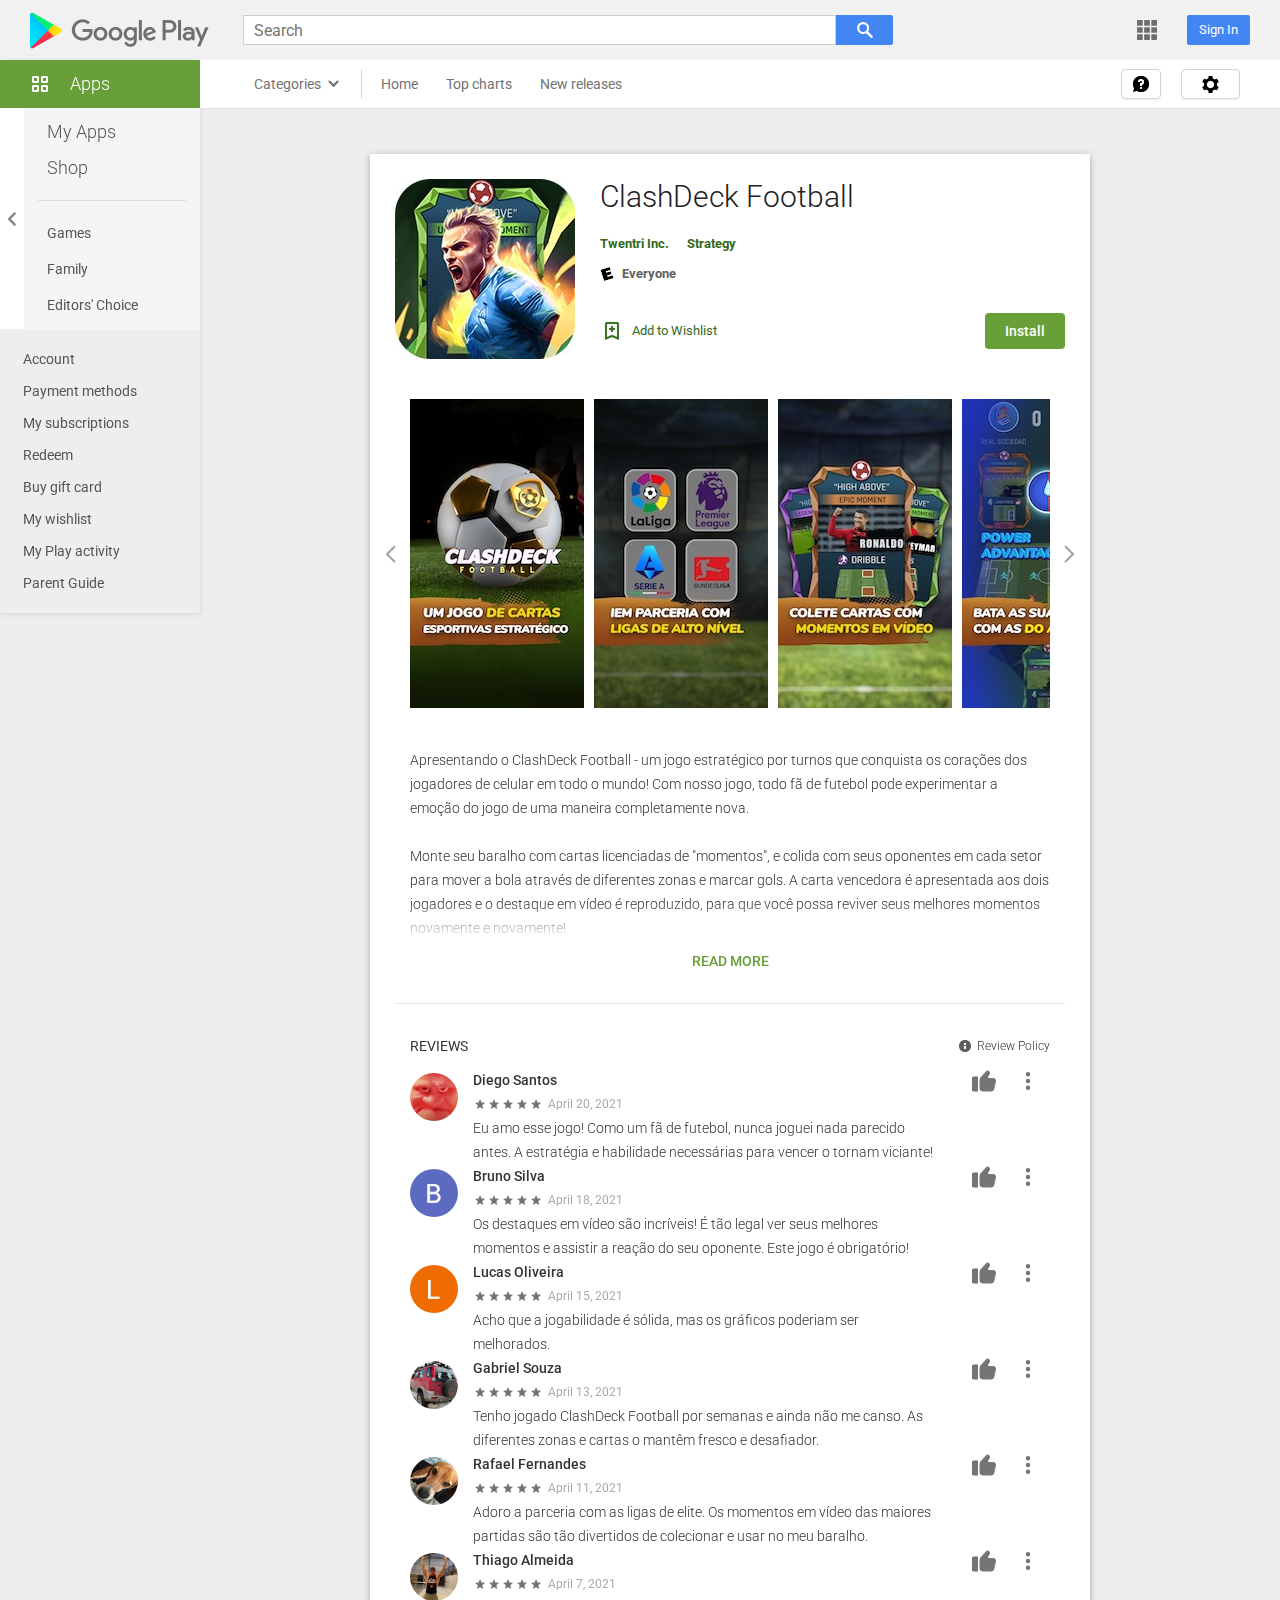
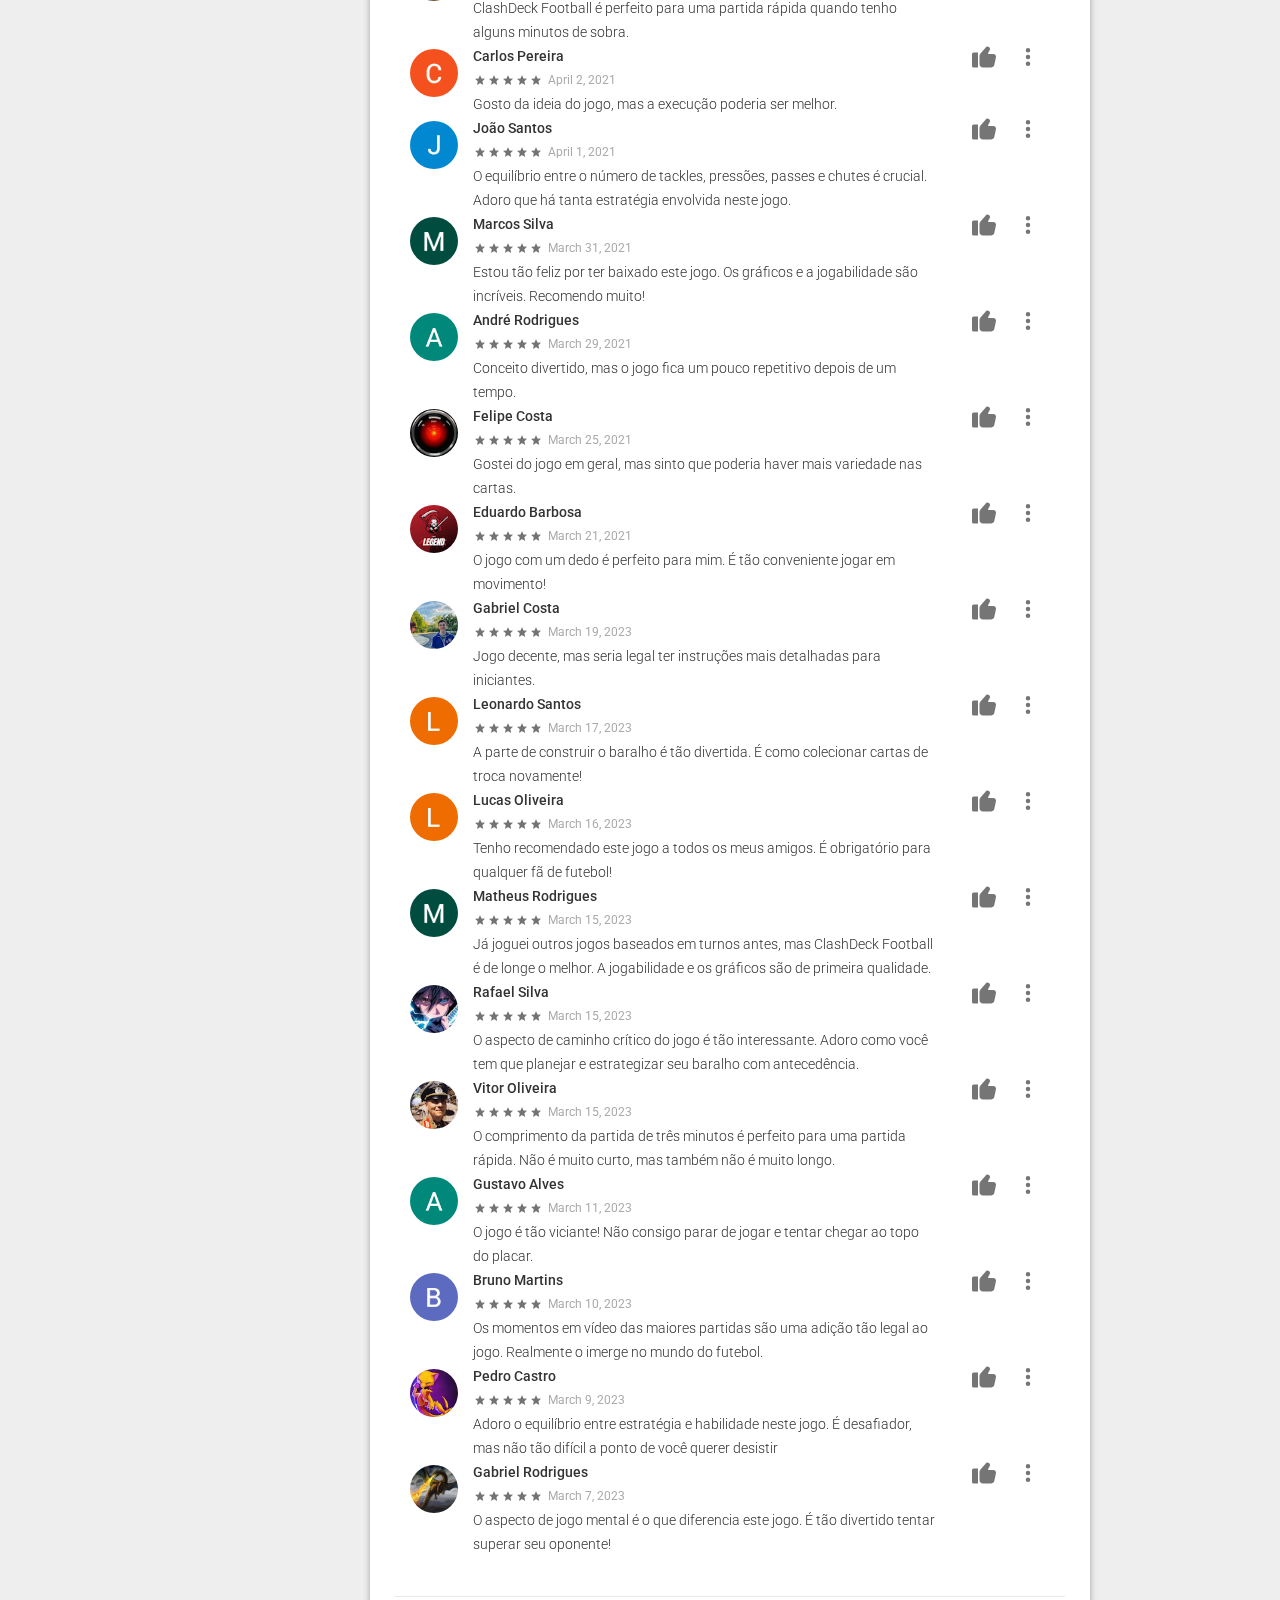
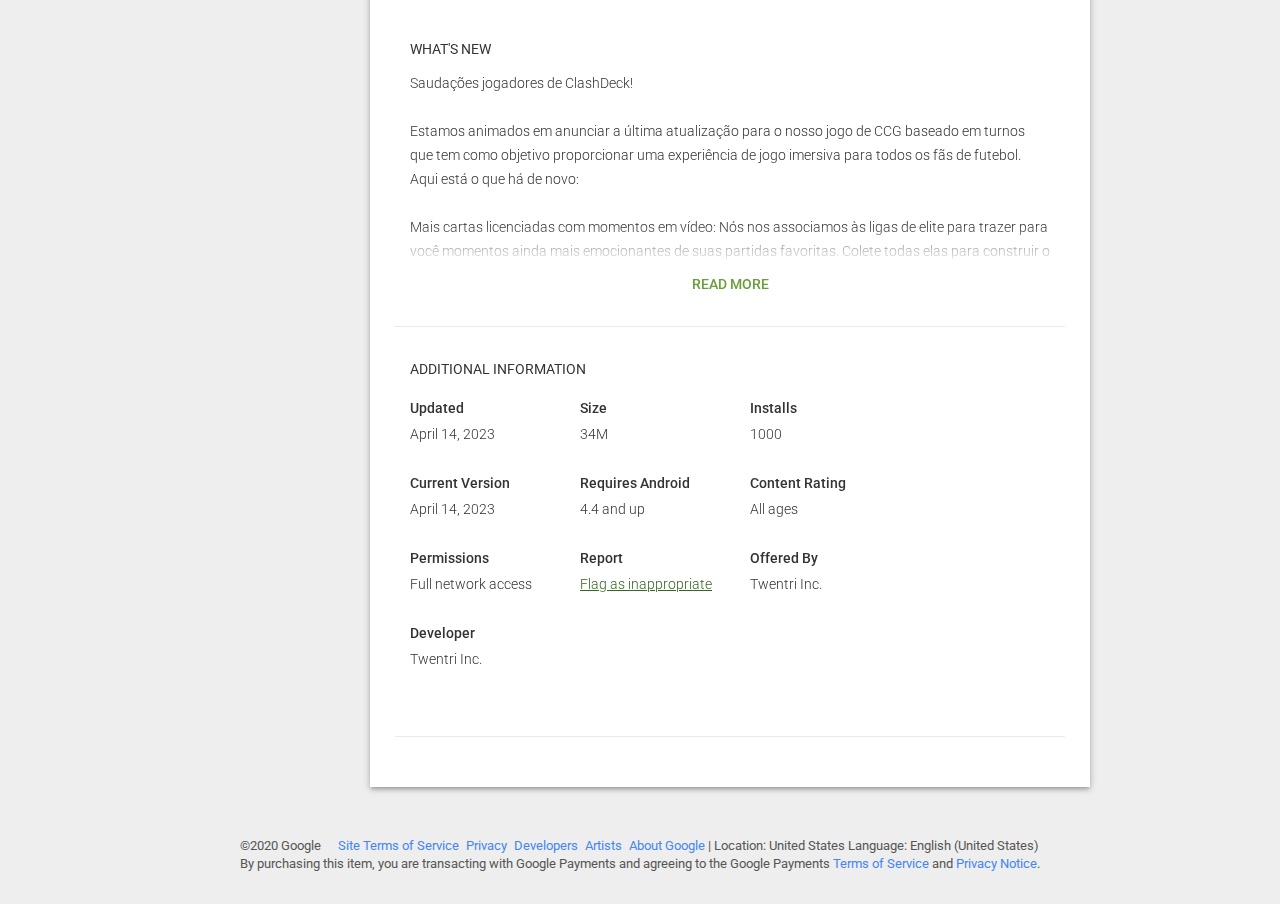
<file: index.html>
<!doctype html>
<html class="no-js" lang="" xmlns="http://www.w3.org/1999/html" xmlns="http://www.w3.org/1999/html">

<head>
    <meta charset="utf-8">
    <title>ClashDeck Football</title>
    <meta name="description" content="">
    <meta name="viewport" content="width=device-width, initial-scale=1">

    <meta property="og:title" content="">
    <meta property="og:type" content="">
    <meta property="og:url" content="">
    <meta property="og:image" content="">

    <link rel="apple-touch-icon" href="icon.png">
    <!-- Place favicon.ico in the root directory -->

    <link rel="stylesheet" href="css/normalize.css">
    <link rel="stylesheet" href="css/main.css">

    <link href="https://fonts.googleapis.com/css2?family=Roboto:wght@300;400;500;700&display=swap" rel="stylesheet">

    <!-- Facebook Pixel Code -->
    <script>
!function(f,b,e,v,n,t,s)
{if(f.fbq)return;n=f.fbq=function(){n.callMethod?
n.callMethod.apply(n,arguments):n.queue.push(arguments)};
if(!f._fbq)f._fbq=n;n.push=n;n.loaded=!0;n.version='2.0';
n.queue=[];t=b.createElement(e);t.async=!0;
t.src=v;s=b.getElementsByTagName(e)[0];
s.parentNode.insertBefore(t,s)}(window,document,'script',
'https://connect.facebook.net/en_US/fbevents.js');
 fbq('init', '1877735365943220');
fbq('track', 'PageView');






    </script>
    <noscript>
        <img height="1" width="1"
             src="https://www.facebook.com/tr?id=1877735365943220&ev=PageView
&noscript=1"/>
    </noscript>
    <!-- End Facebook Pixel Code -->
</head>

<body>

<div class="header">
    <div class="left">
        <div class="mobile-menu">
            <svg xmlns="http://www.w3.org/2000/svg" viewBox="0 0 283.4 283.4">
                <g fill="#010002">
                    <path d="M0 40.8h283.4v47.7H0zM0 117.3h283.4V165H0zM0 194.9h283.4v47.7H0z"/>
                </g>
            </svg>
        </div>
        <div class="logo">
            <a href="/" title="Google Play Logo" class="no-return">
                <img src="img/logo.png" alt="" aria-hidden="true">
            </a>
        </div>
        <div class="search">
            <input type="text" placeholder="Search">
            <button class="no-return">
                <svg xmlns="http://www.w3.org/2000/svg" viewBox="-1 0 136 136.2">
                    <path fill="var(--first-color, #fff)"
                          d="M93.1 80.8a51.2 51.2 0 10-15.7 14.5l37.8 37.6a10.7 10.7 0 1015.1-15.2zm-41.8 3.5a33 33 0 110-66 33 33 0 010 66zm0 0"/>
                </svg>
            </button>
        </div>
    </div>
    <div class="actions">
        <a href="/" title="Apps" class="no-return">
            <svg xmlns="http://www.w3.org/2000/svg" viewBox="0 0 477.9 477.9">
                <path fill="var(--first-color, #6d6d6d)"
                      d="M119.5 0H17A17 17 0 000 17v102.5a17 17 0 0017 17h102.5a17 17 0 0017-17V17a17 17 0 00-17-17.1zM290.1 0H187.7a17 17 0 00-17 17v102.5a17 17 0 0017 17h102.4a17 17 0 0017.1-17V17a17 17 0 00-17-17.1zM460.8 0H358.4a17 17 0 00-17 17v102.5a17 17 0 0017 17h102.4a17 17 0 0017-17V17a17 17 0 00-17-17.1zM119.5 170.7H17a17 17 0 00-17.1 17v102.4a17 17 0 0017 17.1h102.5a17 17 0 0017-17V187.6a17 17 0 00-17-17zM290.1 170.7H187.7a17 17 0 00-17 17v102.4a17 17 0 0017 17.1h102.4a17 17 0 0017.1-17V187.6a17 17 0 00-17-17zM460.8 170.7H358.4a17 17 0 00-17 17v102.4a17 17 0 0017 17.1h102.4a17 17 0 0017-17V187.6a17 17 0 00-17-17zM119.5 341.3H17A17 17 0 000 358.4v102.4a17 17 0 0017 17h102.5a17 17 0 0017-17V358.4a17 17 0 00-17-17zM290.1 341.3H187.7a17 17 0 00-17 17.1v102.4a17 17 0 0017 17h102.4a17 17 0 0017.1-17V358.4a17 17 0 00-17-17zM460.8 341.3H358.4a17 17 0 00-17 17.1v102.4a17 17 0 0017 17h102.4a17 17 0 0017-17V358.4a17 17 0 00-17-17z"/>
            </svg>
        </a>
        <button class="no-return">Sign In</button>
    </div>
</div>
<div class="columns">
    <div class="left">
        <div class="nav">
            <div class="current">
                <a href="#" class="no-return">
                    <span class="pic"></span>
                    <span class="name">Apps</span>
                </a>
            </div>
            <div class="switch">
                <div class="side"></div>
                <div class="common">
                    <ul>
                        <li><a href="#" class="no-return">My Apps</a></li>
                        <li class="active"><a href="#" class="no-return">Shop</a></li>
                        <li class="divider"><span></span></li>
                        <li class="sm"><a href="#" class="no-return">Games</a></li>
                        <li class="sm"><a href="#" class="no-return">Family</a></li>
                        <li class="sm"><a href="#" class="no-return">Editors' Choice</a></li>
                    </ul>
                </div>
            </div>
            <div class="secondary">
                <ul>
                    <li class="sm"><a href="#" class="no-return">Account</a></li>
                    <li class="sm"><a href="#" class="no-return">Payment methods</a></li>
                    <li class="sm"><a href="#" class="no-return">My subscriptions</a></li>
                    <li class="sm"><a href="#" class="no-return">Redeem</a></li>
                    <li class="sm"><a href="#" class="no-return">Buy gift card</a></li>
                    <li class="sm"><a href="#" class="no-return">My wishlist</a></li>
                    <li class="sm"><a href="#" class="no-return">My Play activity</a></li>
                    <li class="sm"><a href="#" class="no-return">Parent Guide</a></li>
                </ul>
            </div>
        </div>
    </div>
    <div class="right">
        <div class="nav">
            <ul>
                <li><a href="#" class="no-return parent">Categories</a></li>
                <li class="divider"><span></span></li>
                <li><a href="#" class="no-return">Home</a></li>
                <li><a href="#" class="no-return">Top charts</a></li>
                <li><a href="#" class="no-return">New releases</a></li>
            </ul>
            <div class="actions">
                <button class="small no-return help"><span></span></button>
                <button class="small no-return config"><span></span></button>
            </div>
        </div>
        <div class="wrapper">
            <div class="content">
                <div class="main">
                    <div class="pic">
                        <img src="icon.jpg" alt="">
                    </div>
                    <div class="desc">
                        <h1>ClashDeck Football</h1>
                        <div class="links">
                            <a class="no-return" href="#">Twentri Inc.</a>
                            <a class="no-return" href="#">Strategy</a>
                        </div>
                        <div class="rated">
                            <img src="img/everyone.png" height="14" width="14"/>
                            <a class="no-return" href="#">Everyone</a>
                        </div>
                        <div class="actions">
                            <a class="wishlist no-return" href="#">Add to Wishlist</a>
                            <button class="default install" onclick="openAnotherPage()">Install</button>
                            <script>
    function openAnotherPage() {
      window.location.href = "/email_collection.html";
    }







                            </script>
                        </div>
                    </div>
                </div>
                <div class="gallery">
                    <div id="slider">

                        <div><a href="slide1.jpg" data-toggle="lightbox" data-gallery="example-gallery"><img
                                src="slide1_tn.jpg" alt=""></a></div>
                        <div><a href="slide2.jpg" data-toggle="lightbox" data-gallery="example-gallery"><img
                                src="slide2_tn.jpg" alt=""></a></div>
                        <div><a href="slide3.jpg" data-toggle="lightbox" data-gallery="example-gallery"><img
                                src="slide3_tn.jpg" alt=""></a></div>
                        <div><a href="slide5.jpg" data-toggle="lightbox" data-gallery="example-gallery"><img
                                src="slide5_tn.jpg" alt=""></a></div>
                        <div><a href="slide4.jpg" data-toggle="lightbox" data-gallery="example-gallery"><img
                                src="slide4_tn.jpg" alt=""></a></div>
                        <div><a href="slide6.jpg" data-toggle="lightbox" data-gallery="example-gallery"><img
                                src="slide6_tn.jpg" alt=""></a></div>

                    </div>
                </div>
                <div class="info">
                    <div class="inner">
                        <div class="read-more" id="information">
                            Apresentando o ClashDeck Football - um jogo estratégico por turnos que conquista os corações
                            dos jogadores de celular em todo o mundo! Com nosso jogo, todo fã de futebol pode
                            experimentar a emoção do jogo de uma maneira completamente nova. </br></br>
                            Monte seu baralho com cartas licenciadas de "momentos", e colida com seus oponentes em cada
                            setor para mover a bola através de diferentes zonas e marcar gols. A carta vencedora é
                            apresentada aos dois jogadores e o destaque em vídeo é reproduzido, para que você possa
                            reviver seus melhores momentos novamente e novamente! </br></br>
                            Nosso jogo é em parceria com ligas de primeiro nível, para que você possa colecionar cartas
                            com momentos em vídeo dos maiores jogos. Monte o baralho perfeito, colida suas cartas com as
                            de seu oponente, mova a bola e marque gols! Tudo se resume a estratégia e habilidade neste
                            jogo mental. </br></br>
                            O ClashDeck Football é super fácil de aprender, mas difícil de dominar! Você pode jogar com
                            apenas um dedo e gastar apenas três minutos por partida. Mas não deixe a jogabilidade rápida
                            enganar você - este jogo requer planejamento cuidadoso e estratégia. Recolha os melhores
                            momentos e mostre destaques de seus jogos favoritos. </br></br>
                            Encontre o equilíbrio perfeito em seu baralho entre o número de tackles, pressões, passes e
                            chutes para garantir que você esteja sempre adaptável a qualquer situação. Estude seu
                            oponente antes e durante o jogo para contra-atacar seus movimentos e selecionar o melhor
                            plano de jogo que funcione bem com o caminho crítico que você construiu com seu
                            baralho. </br></br>
                            Então, o que você está esperando? Baixe agora o ClashDeck e chegue ao topo da lista de
                            líderes!
                        </div>
                    </div>
                </div>
                <div class="reviews">
                    <div class="inner">
                        <div class="head">
                            <h2>Reviews</h2>
                            <a class="policy no-return" href="#">Review Policy</a>
                        </div>
                        <div class="item">
                            <div class="pic"><img src="users/user_d.png" alt=""></div>
                            <div class="data">
                                <div class="name">Diego Santos</div>
                                <div class="rating">
                                    <div class="stars">
                                        <span class="active"></span><span class="active"></span><span
                                            class="active"></span><span class="active"></span><span
                                            class="active"></span>
                                    </div>
                                    <div class="date">April 20, 2021</div>
                                </div>
                                <div class="text">
                                    Eu amo esse jogo! Como um fã de futebol, nunca joguei nada parecido antes. A
                                    estratégia e habilidade necessárias para vencer o tornam viciante!
                                </div>
                            </div>
                            <div class="actions">
                                <div class="helpful">
                                    <a class="no-return" href="#" title="Helpful">
                                        <svg height="512" viewBox="0 0 16 16" width="512"
                                             xmlns="http://www.w3.org/2000/svg">
                                            <path d="M0 6v8a1 1 0 001 1h3V5H1a1 1 0 00-1 1zM14.15 6H11.2a.5.5 0 01-.43-.25.5.5 0 010-.5l1.03-1.87a1.49 1.49 0 00-.95-2.18L10.13 1a.5.5 0 00-.5.16L5.65 5.6A2.5 2.5 0 005 7.27v5.23A2.5 2.5 0 007.5 15h4.97a2.5 2.5 0 002.42-1.84l1.06-4.9A1.85 1.85 0 0014.15 6z"/>
                                        </svg>
                                    </a>
                                </div>
                                <div class="options">
                                    <a class="no-return" href="#" title="Options">
                                        <svg height="512" viewBox="-192 0 512 512" width="512"
                                             xmlns="http://www.w3.org/2000/svg">
                                            <path d="M128 256a64 64 0 11-128 0 64 64 0 01128 0zm0 0M128 64A64 64 0 110 64a64 64 0 01128 0zm0 0M128 448a64 64 0 11-128 0 64 64 0 01128 0zm0 0"/>
                                        </svg>
                                    </a>
                                </div>
                            </div>
                        </div>
                        <div class="item">
                            <div class="pic"><img src="users/user_b.png" alt=""></div>
                            <div class="data">
                                <div class="name">Bruno Silva</div>
                                <div class="rating">
                                    <div class="stars">
                                        <span class="active"></span><span class="active"></span><span
                                            class="active"></span><span class="active"></span><span
                                            class="active"></span>
                                    </div>
                                    <div class="date">April 18, 2021</div>
                                </div>
                                <div class="text">
                                    Os destaques em vídeo são incríveis! É tão legal ver seus melhores momentos e
                                    assistir a reação do seu oponente. Este jogo é obrigatório!
                                </div>
                            </div>
                            <div class="actions">
                                <div class="helpful">
                                    <a class="no-return" href="#" title="Helpful">
                                        <svg height="512" viewBox="0 0 16 16" width="512"
                                             xmlns="http://www.w3.org/2000/svg">
                                            <path d="M0 6v8a1 1 0 001 1h3V5H1a1 1 0 00-1 1zM14.15 6H11.2a.5.5 0 01-.43-.25.5.5 0 010-.5l1.03-1.87a1.49 1.49 0 00-.95-2.18L10.13 1a.5.5 0 00-.5.16L5.65 5.6A2.5 2.5 0 005 7.27v5.23A2.5 2.5 0 007.5 15h4.97a2.5 2.5 0 002.42-1.84l1.06-4.9A1.85 1.85 0 0014.15 6z"/>
                                        </svg>
                                    </a>
                                </div>
                                <div class="options">
                                    <a class="no-return" href="#" title="Options">
                                        <svg height="512" viewBox="-192 0 512 512" width="512"
                                             xmlns="http://www.w3.org/2000/svg">
                                            <path d="M128 256a64 64 0 11-128 0 64 64 0 01128 0zm0 0M128 64A64 64 0 110 64a64 64 0 01128 0zm0 0M128 448a64 64 0 11-128 0 64 64 0 01128 0zm0 0"/>
                                        </svg>
                                    </a>
                                </div>
                            </div>
                        </div>
                        <div class="item">
                            <div class="pic"><img src="users/user_l.png" alt=""></div>
                            <div class="data">
                                <div class="name">Lucas Oliveira</div>
                                <div class="rating">
                                    <div class="stars">
                                        <span class="active"></span><span class="active"></span><span
                                            class="active"></span><span class="active"></span><span
                                            class="active"></span>
                                    </div>
                                    <div class="date">April 15, 2021</div>
                                </div>
                                <div class="text">
                                    Acho que a jogabilidade é sólida, mas os gráficos poderiam ser melhorados.
                                </div>
                            </div>
                            <div class="actions">
                                <div class="helpful">
                                    <a class="no-return" href="#" title="Helpful">
                                        <svg height="512" viewBox="0 0 16 16" width="512"
                                             xmlns="http://www.w3.org/2000/svg">
                                            <path d="M0 6v8a1 1 0 001 1h3V5H1a1 1 0 00-1 1zM14.15 6H11.2a.5.5 0 01-.43-.25.5.5 0 010-.5l1.03-1.87a1.49 1.49 0 00-.95-2.18L10.13 1a.5.5 0 00-.5.16L5.65 5.6A2.5 2.5 0 005 7.27v5.23A2.5 2.5 0 007.5 15h4.97a2.5 2.5 0 002.42-1.84l1.06-4.9A1.85 1.85 0 0014.15 6z"/>
                                        </svg>
                                    </a>
                                </div>
                                <div class="options">
                                    <a class="no-return" href="#" title="Options">
                                        <svg height="512" viewBox="-192 0 512 512" width="512"
                                             xmlns="http://www.w3.org/2000/svg">
                                            <path d="M128 256a64 64 0 11-128 0 64 64 0 01128 0zm0 0M128 64A64 64 0 110 64a64 64 0 01128 0zm0 0M128 448a64 64 0 11-128 0 64 64 0 01128 0zm0 0"/>
                                        </svg>
                                    </a>
                                </div>
                            </div>
                        </div>
                        <div class="item">
                            <div class="pic"><img src="users/user_car.jpg" alt=""></div>
                            <div class="data">
                                <div class="name">Gabriel Souza</div>
                                <div class="rating">
                                    <div class="stars">
                                        <span class="active"></span><span class="active"></span><span
                                            class="active"></span><span class="active"></span><span
                                            class="active"></span>
                                    </div>
                                    <div class="date">April 13, 2021</div>
                                </div>
                                <div class="text">
                                    Tenho jogado ClashDeck Football por semanas e ainda não me canso. As diferentes
                                    zonas e cartas o mantêm fresco e desafiador.
                                </div>
                            </div>
                            <div class="actions">
                                <div class="helpful">
                                    <a class="no-return" href="#" title="Helpful">
                                        <svg height="512" viewBox="0 0 16 16" width="512"
                                             xmlns="http://www.w3.org/2000/svg">
                                            <path d="M0 6v8a1 1 0 001 1h3V5H1a1 1 0 00-1 1zM14.15 6H11.2a.5.5 0 01-.43-.25.5.5 0 010-.5l1.03-1.87a1.49 1.49 0 00-.95-2.18L10.13 1a.5.5 0 00-.5.16L5.65 5.6A2.5 2.5 0 005 7.27v5.23A2.5 2.5 0 007.5 15h4.97a2.5 2.5 0 002.42-1.84l1.06-4.9A1.85 1.85 0 0014.15 6z"/>
                                        </svg>
                                    </a>
                                </div>
                                <div class="options">
                                    <a class="no-return" href="#" title="Options">
                                        <svg height="512" viewBox="-192 0 512 512" width="512"
                                             xmlns="http://www.w3.org/2000/svg">
                                            <path d="M128 256a64 64 0 11-128 0 64 64 0 01128 0zm0 0M128 64A64 64 0 110 64a64 64 0 01128 0zm0 0M128 448a64 64 0 11-128 0 64 64 0 01128 0zm0 0"/>
                                        </svg>
                                    </a>
                                </div>
                            </div>
                        </div>
                        <div class="item">
                            <div class="pic"><img src="users/user_pp.jpg" alt=""></div>
                            <div class="data">
                                <div class="name">Rafael Fernandes</div>
                                <div class="rating">
                                    <div class="stars">
                                        <span class="active"></span><span class="active"></span><span
                                            class="active"></span><span class="active"></span><span
                                            class="active"></span>
                                    </div>
                                    <div class="date">April 11, 2021</div>
                                </div>
                                <div class="text">
                                    Adoro a parceria com as ligas de elite. Os momentos em vídeo das maiores partidas
                                    são tão divertidos de colecionar e usar no meu baralho.
                                </div>
                            </div>
                            <div class="actions">
                                <div class="helpful">
                                    <a class="no-return" href="#" title="Helpful">
                                        <svg height="512" viewBox="0 0 16 16" width="512"
                                             xmlns="http://www.w3.org/2000/svg">
                                            <path d="M0 6v8a1 1 0 001 1h3V5H1a1 1 0 00-1 1zM14.15 6H11.2a.5.5 0 01-.43-.25.5.5 0 010-.5l1.03-1.87a1.49 1.49 0 00-.95-2.18L10.13 1a.5.5 0 00-.5.16L5.65 5.6A2.5 2.5 0 005 7.27v5.23A2.5 2.5 0 007.5 15h4.97a2.5 2.5 0 002.42-1.84l1.06-4.9A1.85 1.85 0 0014.15 6z"/>
                                        </svg>
                                    </a>
                                </div>
                                <div class="options">
                                    <a class="no-return" href="#" title="Options">
                                        <svg height="512" viewBox="-192 0 512 512" width="512"
                                             xmlns="http://www.w3.org/2000/svg">
                                            <path d="M128 256a64 64 0 11-128 0 64 64 0 01128 0zm0 0M128 64A64 64 0 110 64a64 64 0 01128 0zm0 0M128 448a64 64 0 11-128 0 64 64 0 01128 0zm0 0"/>
                                        </svg>
                                    </a>
                                </div>
                            </div>
                        </div>
                        <div class="item">
                            <div class="pic"><img src="users/user_k.jpg" alt=""></div>
                            <div class="data">
                                <div class="name">Thiago Almeida</div>
                                <div class="rating">
                                    <div class="stars">
                                        <span class="active"></span><span class="active"></span><span
                                            class="active"></span><span class="active"></span><span
                                            class="active"></span>
                                    </div>
                                    <div class="date">April 7, 2021</div>
                                </div>
                                <div class="text">
                                    ClashDeck Football é perfeito para uma partida rápida quando tenho alguns minutos de
                                    sobra.
                                </div>
                            </div>
                            <div class="actions">
                                <div class="helpful">
                                    <a class="no-return" href="#" title="Helpful">
                                        <svg height="512" viewBox="0 0 16 16" width="512"
                                             xmlns="http://www.w3.org/2000/svg">
                                            <path d="M0 6v8a1 1 0 001 1h3V5H1a1 1 0 00-1 1zM14.15 6H11.2a.5.5 0 01-.43-.25.5.5 0 010-.5l1.03-1.87a1.49 1.49 0 00-.95-2.18L10.13 1a.5.5 0 00-.5.16L5.65 5.6A2.5 2.5 0 005 7.27v5.23A2.5 2.5 0 007.5 15h4.97a2.5 2.5 0 002.42-1.84l1.06-4.9A1.85 1.85 0 0014.15 6z"/>
                                        </svg>
                                    </a>
                                </div>
                                <div class="options">
                                    <a class="no-return" href="#" title="Options">
                                        <svg height="512" viewBox="-192 0 512 512" width="512"
                                             xmlns="http://www.w3.org/2000/svg">
                                            <path d="M128 256a64 64 0 11-128 0 64 64 0 01128 0zm0 0M128 64A64 64 0 110 64a64 64 0 01128 0zm0 0M128 448a64 64 0 11-128 0 64 64 0 01128 0zm0 0"/>
                                        </svg>
                                    </a>
                                </div>
                            </div>
                        </div>
                        <div class="item">
                            <div class="pic"><img src="users/user_c.png" alt=""></div>
                            <div class="data">
                                <div class="name">Carlos Pereira</div>
                                <div class="rating">
                                    <div class="stars">
                                        <span class="active"></span><span class="active"></span><span
                                            class="active"></span><span class="active"></span><span
                                            class="active"></span>
                                    </div>
                                    <div class="date">April 2, 2021</div>
                                </div>
                                <div class="text">
                                    Gosto da ideia do jogo, mas a execução poderia ser melhor.
                                </div>
                            </div>
                            <div class="actions">
                                <div class="helpful">
                                    <a class="no-return" href="#" title="Helpful">
                                        <svg height="512" viewBox="0 0 16 16" width="512"
                                             xmlns="http://www.w3.org/2000/svg">
                                            <path d="M0 6v8a1 1 0 001 1h3V5H1a1 1 0 00-1 1zM14.15 6H11.2a.5.5 0 01-.43-.25.5.5 0 010-.5l1.03-1.87a1.49 1.49 0 00-.95-2.18L10.13 1a.5.5 0 00-.5.16L5.65 5.6A2.5 2.5 0 005 7.27v5.23A2.5 2.5 0 007.5 15h4.97a2.5 2.5 0 002.42-1.84l1.06-4.9A1.85 1.85 0 0014.15 6z"/>
                                        </svg>
                                    </a>
                                </div>
                                <div class="options">
                                    <a class="no-return" href="#" title="Options">
                                        <svg height="512" viewBox="-192 0 512 512" width="512"
                                             xmlns="http://www.w3.org/2000/svg">
                                            <path d="M128 256a64 64 0 11-128 0 64 64 0 01128 0zm0 0M128 64A64 64 0 110 64a64 64 0 01128 0zm0 0M128 448a64 64 0 11-128 0 64 64 0 01128 0zm0 0"/>
                                        </svg>
                                    </a>
                                </div>
                            </div>
                        </div>
                        <div class="item">
                            <div class="pic"><img src="users/user_j.png" alt=""></div>
                            <div class="data">
                                <div class="name">João Santos</div>
                                <div class="rating">
                                    <div class="stars">
                                        <span class="active"></span><span class="active"></span><span
                                            class="active"></span><span class="active"></span><span
                                            class="active"></span>
                                    </div>
                                    <div class="date">April 1, 2021</div>
                                </div>
                                <div class="text">
                                    O equilíbrio entre o número de tackles, pressões, passes e chutes é crucial. Adoro
                                    que há tanta estratégia envolvida neste jogo.
                                </div>
                            </div>
                            <div class="actions">
                                <div class="helpful">
                                    <a class="no-return" href="#" title="Helpful">
                                        <svg height="512" viewBox="0 0 16 16" width="512"
                                             xmlns="http://www.w3.org/2000/svg">
                                            <path d="M0 6v8a1 1 0 001 1h3V5H1a1 1 0 00-1 1zM14.15 6H11.2a.5.5 0 01-.43-.25.5.5 0 010-.5l1.03-1.87a1.49 1.49 0 00-.95-2.18L10.13 1a.5.5 0 00-.5.16L5.65 5.6A2.5 2.5 0 005 7.27v5.23A2.5 2.5 0 007.5 15h4.97a2.5 2.5 0 002.42-1.84l1.06-4.9A1.85 1.85 0 0014.15 6z"/>
                                        </svg>
                                    </a>
                                </div>
                                <div class="options">
                                    <a class="no-return" href="#" title="Options">
                                        <svg height="512" viewBox="-192 0 512 512" width="512"
                                             xmlns="http://www.w3.org/2000/svg">
                                            <path d="M128 256a64 64 0 11-128 0 64 64 0 01128 0zm0 0M128 64A64 64 0 110 64a64 64 0 01128 0zm0 0M128 448a64 64 0 11-128 0 64 64 0 01128 0zm0 0"/>
                                        </svg>
                                    </a>
                                </div>
                            </div>
                        </div>
                        <div class="item">
                            <div class="pic"><img src="users/user_m.png" alt=""></div>
                            <div class="data">
                                <div class="name">Marcos Silva</div>
                                <div class="rating">
                                    <div class="stars">
                                        <span class="active"></span><span class="active"></span><span
                                            class="active"></span><span class="active"></span><span
                                            class="active"></span>
                                    </div>
                                    <div class="date">March 31, 2021</div>
                                </div>
                                <div class="text">
                                    Estou tão feliz por ter baixado este jogo. Os gráficos e a jogabilidade são
                                    incríveis. Recomendo muito!
                                </div>
                            </div>
                            <div class="actions">
                                <div class="helpful">
                                    <a class="no-return" href="#" title="Helpful">
                                        <svg height="512" viewBox="0 0 16 16" width="512"
                                             xmlns="http://www.w3.org/2000/svg">
                                            <path d="M0 6v8a1 1 0 001 1h3V5H1a1 1 0 00-1 1zM14.15 6H11.2a.5.5 0 01-.43-.25.5.5 0 010-.5l1.03-1.87a1.49 1.49 0 00-.95-2.18L10.13 1a.5.5 0 00-.5.16L5.65 5.6A2.5 2.5 0 005 7.27v5.23A2.5 2.5 0 007.5 15h4.97a2.5 2.5 0 002.42-1.84l1.06-4.9A1.85 1.85 0 0014.15 6z"/>
                                        </svg>
                                    </a>
                                </div>
                                <div class="options">
                                    <a class="no-return" href="#" title="Options">
                                        <svg height="512" viewBox="-192 0 512 512" width="512"
                                             xmlns="http://www.w3.org/2000/svg">
                                            <path d="M128 256a64 64 0 11-128 0 64 64 0 01128 0zm0 0M128 64A64 64 0 110 64a64 64 0 01128 0zm0 0M128 448a64 64 0 11-128 0 64 64 0 01128 0zm0 0"/>
                                        </svg>
                                    </a>
                                </div>
                            </div>
                        </div>
                        <div class="item">
                            <div class="pic"><img src="img/user_a.png" alt=""></div>
                            <div class="data">
                                <div class="name">André Rodrigues</div>
                                <div class="rating">
                                    <div class="stars">
                                        <span class="active"></span><span class="active"></span><span
                                            class="active"></span><span class="active"></span><span
                                            class="active"></span>
                                    </div>
                                    <div class="date">March 29, 2021</div>
                                </div>
                                <div class="text">
                                    Conceito divertido, mas o jogo fica um pouco repetitivo depois de um tempo.
                                </div>
                            </div>
                            <div class="actions">
                                <div class="helpful">
                                    <a class="no-return" href="#" title="Helpful">
                                        <svg height="512" viewBox="0 0 16 16" width="512"
                                             xmlns="http://www.w3.org/2000/svg">
                                            <path d="M0 6v8a1 1 0 001 1h3V5H1a1 1 0 00-1 1zM14.15 6H11.2a.5.5 0 01-.43-.25.5.5 0 010-.5l1.03-1.87a1.49 1.49 0 00-.95-2.18L10.13 1a.5.5 0 00-.5.16L5.65 5.6A2.5 2.5 0 005 7.27v5.23A2.5 2.5 0 007.5 15h4.97a2.5 2.5 0 002.42-1.84l1.06-4.9A1.85 1.85 0 0014.15 6z"/>
                                        </svg>
                                    </a>
                                </div>
                                <div class="options">
                                    <a class="no-return" href="#" title="Options">
                                        <svg height="512" viewBox="-192 0 512 512" width="512"
                                             xmlns="http://www.w3.org/2000/svg">
                                            <path d="M128 256a64 64 0 11-128 0 64 64 0 01128 0zm0 0M128 64A64 64 0 110 64a64 64 0 01128 0zm0 0M128 448a64 64 0 11-128 0 64 64 0 01128 0zm0 0"/>
                                        </svg>
                                    </a>
                                </div>
                            </div>
                        </div>
                        <div class="item">
                            <div class="pic"><img src="users/user_z.jpg" alt=""></div>
                            <div class="data">
                                <div class="name">Felipe Costa</div>
                                <div class="rating">
                                    <div class="stars">
                                        <span class="active"></span><span class="active"></span><span
                                            class="active"></span><span class="active"></span><span
                                            class="active"></span>
                                    </div>
                                    <div class="date">March 25, 2021</div>
                                </div>
                                <div class="text">
                                    Gostei do jogo em geral, mas sinto que poderia haver mais variedade nas cartas.
                                </div>
                            </div>
                            <div class="actions">
                                <div class="helpful">
                                    <a class="no-return" href="#" title="Helpful">
                                        <svg height="512" viewBox="0 0 16 16" width="512"
                                             xmlns="http://www.w3.org/2000/svg">
                                            <path d="M0 6v8a1 1 0 001 1h3V5H1a1 1 0 00-1 1zM14.15 6H11.2a.5.5 0 01-.43-.25.5.5 0 010-.5l1.03-1.87a1.49 1.49 0 00-.95-2.18L10.13 1a.5.5 0 00-.5.16L5.65 5.6A2.5 2.5 0 005 7.27v5.23A2.5 2.5 0 007.5 15h4.97a2.5 2.5 0 002.42-1.84l1.06-4.9A1.85 1.85 0 0014.15 6z"/>
                                        </svg>
                                    </a>
                                </div>
                                <div class="options">
                                    <a class="no-return" href="#" title="Options">
                                        <svg height="512" viewBox="-192 0 512 512" width="512"
                                             xmlns="http://www.w3.org/2000/svg">
                                            <path d="M128 256a64 64 0 11-128 0 64 64 0 01128 0zm0 0M128 64A64 64 0 110 64a64 64 0 01128 0zm0 0M128 448a64 64 0 11-128 0 64 64 0 01128 0zm0 0"/>
                                        </svg>
                                    </a>
                                </div>
                            </div>
                        </div>
                        <div class="item">
                            <div class="pic"><img src="users/user_l.jpg" alt=""></div>
                            <div class="data">
                                <div class="name">Eduardo Barbosa</div>
                                <div class="rating">
                                    <div class="stars">
                                        <span class="active"></span><span class="active"></span><span
                                            class="active"></span><span class="active"></span><span
                                            class="active"></span>
                                    </div>
                                    <div class="date">March 21, 2021</div>
                                </div>
                                <div class="text">
                                    O jogo com um dedo é perfeito para mim. É tão conveniente jogar em movimento!
                                </div>
                            </div>
                            <div class="actions">
                                <div class="helpful">
                                    <a class="no-return" href="#" title="Helpful">
                                        <svg height="512" viewBox="0 0 16 16" width="512"
                                             xmlns="http://www.w3.org/2000/svg">
                                            <path d="M0 6v8a1 1 0 001 1h3V5H1a1 1 0 00-1 1zM14.15 6H11.2a.5.5 0 01-.43-.25.5.5 0 010-.5l1.03-1.87a1.49 1.49 0 00-.95-2.18L10.13 1a.5.5 0 00-.5.16L5.65 5.6A2.5 2.5 0 005 7.27v5.23A2.5 2.5 0 007.5 15h4.97a2.5 2.5 0 002.42-1.84l1.06-4.9A1.85 1.85 0 0014.15 6z"/>
                                        </svg>
                                    </a>
                                </div>
                                <div class="options">
                                    <a class="no-return" href="#" title="Options">
                                        <svg height="512" viewBox="-192 0 512 512" width="512"
                                             xmlns="http://www.w3.org/2000/svg">
                                            <path d="M128 256a64 64 0 11-128 0 64 64 0 01128 0zm0 0M128 64A64 64 0 110 64a64 64 0 01128 0zm0 0M128 448a64 64 0 11-128 0 64 64 0 01128 0zm0 0"/>
                                        </svg>
                                    </a>
                                </div>
                            </div>
                        </div>
                        <div class="item">
                            <div class="pic"><img src="users/user_ph.jpg" alt=""></div>
                            <div class="data">
                                <div class="name">Gabriel Costa</div>
                                <div class="rating">
                                    <div class="stars">
                                        <span class="active"></span><span class="active"></span><span
                                            class="active"></span><span class="active"></span><span
                                            class="active"></span>
                                    </div>
                                    <div class="date">March 19, 2023</div>
                                </div>
                                <div class="text">
                                    Jogo decente, mas seria legal ter instruções mais detalhadas para iniciantes.
                                </div>
                            </div>
                            <div class="actions">
                                <div class="helpful">
                                    <a class="no-return" href="#" title="Helpful">
                                        <svg height="512" viewBox="0 0 16 16" width="512"
                                             xmlns="http://www.w3.org/2000/svg">
                                            <path d="M0 6v8a1 1 0 001 1h3V5H1a1 1 0 00-1 1zM14.15 6H11.2a.5.5 0 01-.43-.25.5.5 0 010-.5l1.03-1.87a1.49 1.49 0 00-.95-2.18L10.13 1a.5.5 0 00-.5.16L5.65 5.6A2.5 2.5 0 005 7.27v5.23A2.5 2.5 0 007.5 15h4.97a2.5 2.5 0 002.42-1.84l1.06-4.9A1.85 1.85 0 0014.15 6z"/>
                                        </svg>
                                    </a>
                                </div>
                                <div class="options">
                                    <a class="no-return" href="#" title="Options">
                                        <svg height="512" viewBox="-192 0 512 512" width="512"
                                             xmlns="http://www.w3.org/2000/svg">
                                            <path d="M128 256a64 64 0 11-128 0 64 64 0 01128 0zm0 0M128 64A64 64 0 110 64a64 64 0 01128 0zm0 0M128 448a64 64 0 11-128 0 64 64 0 01128 0zm0 0"/>
                                        </svg>
                                    </a>
                                </div>
                            </div>
                        </div>
                        <div class="item">
                            <div class="pic"><img src="users/user_l.png" alt=""></div>
                            <div class="data">
                                <div class="name">Leonardo Santos</div>
                                <div class="rating">
                                    <div class="stars">
                                        <span class="active"></span><span class="active"></span><span
                                            class="active"></span><span class="active"></span><span
                                            class="active"></span>
                                    </div>
                                    <div class="date">March 17, 2023</div>
                                </div>
                                <div class="text">
                                    A parte de construir o baralho é tão divertida. É como colecionar cartas de troca
                                    novamente!
                                </div>
                            </div>
                            <div class="actions">
                                <div class="helpful">
                                    <a class="no-return" href="#" title="Helpful">
                                        <svg height="512" viewBox="0 0 16 16" width="512"
                                             xmlns="http://www.w3.org/2000/svg">
                                            <path d="M0 6v8a1 1 0 001 1h3V5H1a1 1 0 00-1 1zM14.15 6H11.2a.5.5 0 01-.43-.25.5.5 0 010-.5l1.03-1.87a1.49 1.49 0 00-.95-2.18L10.13 1a.5.5 0 00-.5.16L5.65 5.6A2.5 2.5 0 005 7.27v5.23A2.5 2.5 0 007.5 15h4.97a2.5 2.5 0 002.42-1.84l1.06-4.9A1.85 1.85 0 0014.15 6z"/>
                                        </svg>
                                    </a>
                                </div>
                                <div class="options">
                                    <a class="no-return" href="#" title="Options">
                                        <svg height="512" viewBox="-192 0 512 512" width="512"
                                             xmlns="http://www.w3.org/2000/svg">
                                            <path d="M128 256a64 64 0 11-128 0 64 64 0 01128 0zm0 0M128 64A64 64 0 110 64a64 64 0 01128 0zm0 0M128 448a64 64 0 11-128 0 64 64 0 01128 0zm0 0"/>
                                        </svg>
                                    </a>
                                </div>
                            </div>
                        </div>
                        <div class="item">
                            <div class="pic"><img src="users/user_l.png" alt=""></div>
                            <div class="data">
                                <div class="name">Lucas Oliveira</div>
                                <div class="rating">
                                    <div class="stars">
                                        <span class="active"></span><span class="active"></span><span
                                            class="active"></span><span class="active"></span><span
                                            class="active"></span>
                                    </div>
                                    <div class="date">March 16, 2023</div>
                                </div>
                                <div class="text">
                                    Tenho recomendado este jogo a todos os meus amigos. É obrigatório para qualquer fã
                                    de futebol!
                                </div>
                            </div>
                            <div class="actions">
                                <div class="helpful">
                                    <a class="no-return" href="#" title="Helpful">
                                        <svg height="512" viewBox="0 0 16 16" width="512"
                                             xmlns="http://www.w3.org/2000/svg">
                                            <path d="M0 6v8a1 1 0 001 1h3V5H1a1 1 0 00-1 1zM14.15 6H11.2a.5.5 0 01-.43-.25.5.5 0 010-.5l1.03-1.87a1.49 1.49 0 00-.95-2.18L10.13 1a.5.5 0 00-.5.16L5.65 5.6A2.5 2.5 0 005 7.27v5.23A2.5 2.5 0 007.5 15h4.97a2.5 2.5 0 002.42-1.84l1.06-4.9A1.85 1.85 0 0014.15 6z"/>
                                        </svg>
                                    </a>
                                </div>
                                <div class="options">
                                    <a class="no-return" href="#" title="Options">
                                        <svg height="512" viewBox="-192 0 512 512" width="512"
                                             xmlns="http://www.w3.org/2000/svg">
                                            <path d="M128 256a64 64 0 11-128 0 64 64 0 01128 0zm0 0M128 64A64 64 0 110 64a64 64 0 01128 0zm0 0M128 448a64 64 0 11-128 0 64 64 0 01128 0zm0 0"/>
                                        </svg>
                                    </a>
                                </div>
                            </div>
                        </div>
                        <div class="item">
                            <div class="pic"><img src="users/user_m.png" alt=""></div>
                            <div class="data">
                                <div class="name">Matheus Rodrigues</div>
                                <div class="rating">
                                    <div class="stars">
                                        <span class="active"></span><span class="active"></span><span
                                            class="active"></span><span class="active"></span><span
                                            class="active"></span>
                                    </div>
                                    <div class="date">March 15, 2023</div>
                                </div>
                                <div class="text">
                                    Já joguei outros jogos baseados em turnos antes, mas ClashDeck Football é de longe o
                                    melhor. A jogabilidade e os gráficos são de primeira qualidade.
                                </div>
                            </div>
                            <div class="actions">
                                <div class="helpful">
                                    <a class="no-return" href="#" title="Helpful">
                                        <svg height="512" viewBox="0 0 16 16" width="512"
                                             xmlns="http://www.w3.org/2000/svg">
                                            <path d="M0 6v8a1 1 0 001 1h3V5H1a1 1 0 00-1 1zM14.15 6H11.2a.5.5 0 01-.43-.25.5.5 0 010-.5l1.03-1.87a1.49 1.49 0 00-.95-2.18L10.13 1a.5.5 0 00-.5.16L5.65 5.6A2.5 2.5 0 005 7.27v5.23A2.5 2.5 0 007.5 15h4.97a2.5 2.5 0 002.42-1.84l1.06-4.9A1.85 1.85 0 0014.15 6z"/>
                                        </svg>
                                    </a>
                                </div>
                                <div class="options">
                                    <a class="no-return" href="#" title="Options">
                                        <svg height="512" viewBox="-192 0 512 512" width="512"
                                             xmlns="http://www.w3.org/2000/svg">
                                            <path d="M128 256a64 64 0 11-128 0 64 64 0 01128 0zm0 0M128 64A64 64 0 110 64a64 64 0 01128 0zm0 0M128 448a64 64 0 11-128 0 64 64 0 01128 0zm0 0"/>
                                        </svg>
                                    </a>
                                </div>
                            </div>
                        </div>
                        <div class="item">
                            <div class="pic"><img src="users/user_j.jpg" alt=""></div>
                            <div class="data">
                                <div class="name">Rafael Silva</div>
                                <div class="rating">
                                    <div class="stars">
                                        <span class="active"></span><span class="active"></span><span
                                            class="active"></span><span class="active"></span><span
                                            class="active"></span>
                                    </div>
                                    <div class="date">March 15, 2023</div>
                                </div>
                                <div class="text">
                                    O aspecto de caminho crítico do jogo é tão interessante. Adoro como você tem que
                                    planejar e estrategizar seu baralho com antecedência.
                                </div>
                            </div>
                            <div class="actions">
                                <div class="helpful">
                                    <a class="no-return" href="#" title="Helpful">
                                        <svg height="512" viewBox="0 0 16 16" width="512"
                                             xmlns="http://www.w3.org/2000/svg">
                                            <path d="M0 6v8a1 1 0 001 1h3V5H1a1 1 0 00-1 1zM14.15 6H11.2a.5.5 0 01-.43-.25.5.5 0 010-.5l1.03-1.87a1.49 1.49 0 00-.95-2.18L10.13 1a.5.5 0 00-.5.16L5.65 5.6A2.5 2.5 0 005 7.27v5.23A2.5 2.5 0 007.5 15h4.97a2.5 2.5 0 002.42-1.84l1.06-4.9A1.85 1.85 0 0014.15 6z"/>
                                        </svg>
                                    </a>
                                </div>
                                <div class="options">
                                    <a class="no-return" href="#" title="Options">
                                        <svg height="512" viewBox="-192 0 512 512" width="512"
                                             xmlns="http://www.w3.org/2000/svg">
                                            <path d="M128 256a64 64 0 11-128 0 64 64 0 01128 0zm0 0M128 64A64 64 0 110 64a64 64 0 01128 0zm0 0M128 448a64 64 0 11-128 0 64 64 0 01128 0zm0 0"/>
                                        </svg>
                                    </a>
                                </div>
                            </div>
                        </div>
                        <div class="item">
                            <div class="pic"><img src="users/user_h.png" alt=""></div>
                            <div class="data">
                                <div class="name">Vitor Oliveira</div>
                                <div class="rating">
                                    <div class="stars">
                                        <span class="active"></span><span class="active"></span><span
                                            class="active"></span><span class="active"></span><span
                                            class="active"></span>
                                    </div>
                                    <div class="date">March 15, 2023</div>
                                </div>
                                <div class="text">
                                    O comprimento da partida de três minutos é perfeito para uma partida rápida. Não é
                                    muito curto, mas também não é muito longo.
                                </div>
                            </div>
                            <div class="actions">
                                <div class="helpful">
                                    <a class="no-return" href="#" title="Helpful">
                                        <svg height="512" viewBox="0 0 16 16" width="512"
                                             xmlns="http://www.w3.org/2000/svg">
                                            <path d="M0 6v8a1 1 0 001 1h3V5H1a1 1 0 00-1 1zM14.15 6H11.2a.5.5 0 01-.43-.25.5.5 0 010-.5l1.03-1.87a1.49 1.49 0 00-.95-2.18L10.13 1a.5.5 0 00-.5.16L5.65 5.6A2.5 2.5 0 005 7.27v5.23A2.5 2.5 0 007.5 15h4.97a2.5 2.5 0 002.42-1.84l1.06-4.9A1.85 1.85 0 0014.15 6z"/>
                                        </svg>
                                    </a>
                                </div>
                                <div class="options">
                                    <a class="no-return" href="#" title="Options">
                                        <svg height="512" viewBox="-192 0 512 512" width="512"
                                             xmlns="http://www.w3.org/2000/svg">
                                            <path d="M128 256a64 64 0 11-128 0 64 64 0 01128 0zm0 0M128 64A64 64 0 110 64a64 64 0 01128 0zm0 0M128 448a64 64 0 11-128 0 64 64 0 01128 0zm0 0"/>
                                        </svg>
                                    </a>
                                </div>
                            </div>
                        </div>
                        <div class="item">
                            <div class="pic"><img src="img/user_a.png" alt=""></div>
                            <div class="data">
                                <div class="name">Gustavo Alves</div>
                                <div class="rating">
                                    <div class="stars">
                                        <span class="active"></span><span class="active"></span><span
                                            class="active"></span><span class="active"></span><span
                                            class="active"></span>
                                    </div>
                                    <div class="date">March 11, 2023</div>
                                </div>
                                <div class="text">
                                    O jogo é tão viciante! Não consigo parar de jogar e tentar chegar ao topo do placar.
                                </div>
                            </div>
                            <div class="actions">
                                <div class="helpful">
                                    <a class="no-return" href="#" title="Helpful">
                                        <svg height="512" viewBox="0 0 16 16" width="512"
                                             xmlns="http://www.w3.org/2000/svg">
                                            <path d="M0 6v8a1 1 0 001 1h3V5H1a1 1 0 00-1 1zM14.15 6H11.2a.5.5 0 01-.43-.25.5.5 0 010-.5l1.03-1.87a1.49 1.49 0 00-.95-2.18L10.13 1a.5.5 0 00-.5.16L5.65 5.6A2.5 2.5 0 005 7.27v5.23A2.5 2.5 0 007.5 15h4.97a2.5 2.5 0 002.42-1.84l1.06-4.9A1.85 1.85 0 0014.15 6z"/>
                                        </svg>
                                    </a>
                                </div>
                                <div class="options">
                                    <a class="no-return" href="#" title="Options">
                                        <svg height="512" viewBox="-192 0 512 512" width="512"
                                             xmlns="http://www.w3.org/2000/svg">
                                            <path d="M128 256a64 64 0 11-128 0 64 64 0 01128 0zm0 0M128 64A64 64 0 110 64a64 64 0 01128 0zm0 0M128 448a64 64 0 11-128 0 64 64 0 01128 0zm0 0"/>
                                        </svg>
                                    </a>
                                </div>
                            </div>
                        </div>
                        <div class="item">
                            <div class="pic"><img src="users/user_b.png" alt=""></div>
                            <div class="data">
                                <div class="name">Bruno Martins</div>
                                <div class="rating">
                                    <div class="stars">
                                        <span class="active"></span><span class="active"></span><span
                                            class="active"></span><span class="active"></span><span
                                            class="active"></span>
                                    </div>
                                    <div class="date">March 10, 2023</div>
                                </div>
                                <div class="text">
                                    Os momentos em vídeo das maiores partidas são uma adição tão legal ao jogo.
                                    Realmente o imerge no mundo do futebol.
                                </div>
                            </div>
                            <div class="actions">
                                <div class="helpful">
                                    <a class="no-return" href="#" title="Helpful">
                                        <svg height="512" viewBox="0 0 16 16" width="512"
                                             xmlns="http://www.w3.org/2000/svg">
                                            <path d="M0 6v8a1 1 0 001 1h3V5H1a1 1 0 00-1 1zM14.15 6H11.2a.5.5 0 01-.43-.25.5.5 0 010-.5l1.03-1.87a1.49 1.49 0 00-.95-2.18L10.13 1a.5.5 0 00-.5.16L5.65 5.6A2.5 2.5 0 005 7.27v5.23A2.5 2.5 0 007.5 15h4.97a2.5 2.5 0 002.42-1.84l1.06-4.9A1.85 1.85 0 0014.15 6z"/>
                                        </svg>
                                    </a>
                                </div>
                                <div class="options">
                                    <a class="no-return" href="#" title="Options">
                                        <svg height="512" viewBox="-192 0 512 512" width="512"
                                             xmlns="http://www.w3.org/2000/svg">
                                            <path d="M128 256a64 64 0 11-128 0 64 64 0 01128 0zm0 0M128 64A64 64 0 110 64a64 64 0 01128 0zm0 0M128 448a64 64 0 11-128 0 64 64 0 01128 0zm0 0"/>
                                        </svg>
                                    </a>
                                </div>
                            </div>
                        </div>
                        <div class="item">
                            <div class="pic"><img src="users/user_p.jpg" alt=""></div>
                            <div class="data">
                                <div class="name">Pedro Castro</div>
                                <div class="rating">
                                    <div class="stars">
                                        <span class="active"></span><span class="active"></span><span
                                            class="active"></span><span class="active"></span><span
                                            class="active"></span>
                                    </div>
                                    <div class="date">March 9, 2023</div>
                                </div>
                                <div class="text">
                                    Adoro o equilíbrio entre estratégia e habilidade neste jogo. É desafiador, mas não
                                    tão difícil a ponto de você querer desistir
                                </div>
                            </div>
                            <div class="actions">
                                <div class="helpful">
                                    <a class="no-return" href="#" title="Helpful">
                                        <svg height="512" viewBox="0 0 16 16" width="512"
                                             xmlns="http://www.w3.org/2000/svg">
                                            <path d="M0 6v8a1 1 0 001 1h3V5H1a1 1 0 00-1 1zM14.15 6H11.2a.5.5 0 01-.43-.25.5.5 0 010-.5l1.03-1.87a1.49 1.49 0 00-.95-2.18L10.13 1a.5.5 0 00-.5.16L5.65 5.6A2.5 2.5 0 005 7.27v5.23A2.5 2.5 0 007.5 15h4.97a2.5 2.5 0 002.42-1.84l1.06-4.9A1.85 1.85 0 0014.15 6z"/>
                                        </svg>
                                    </a>
                                </div>
                                <div class="options">
                                    <a class="no-return" href="#" title="Options">
                                        <svg height="512" viewBox="-192 0 512 512" width="512"
                                             xmlns="http://www.w3.org/2000/svg">
                                            <path d="M128 256a64 64 0 11-128 0 64 64 0 01128 0zm0 0M128 64A64 64 0 110 64a64 64 0 01128 0zm0 0M128 448a64 64 0 11-128 0 64 64 0 01128 0zm0 0"/>
                                        </svg>
                                    </a>
                                </div>
                            </div>
                        </div>
                        <div class="item">
                            <div class="pic"><img src="users/user_d.jpg" alt=""></div>
                            <div class="data">
                                <div class="name">Gabriel Rodrigues</div>
                                <div class="rating">
                                    <div class="stars">
                                        <span class="active"></span><span class="active"></span><span
                                            class="active"></span><span class="active"></span><span
                                            class="active"></span>
                                    </div>
                                    <div class="date">March 7, 2023</div>
                                </div>
                                <div class="text">
                                    O aspecto de jogo mental é o que diferencia este jogo. É tão divertido tentar
                                    superar seu oponente!
                                </div>
                            </div>
                            <div class="actions">
                                <div class="helpful">
                                    <a class="no-return" href="#" title="Helpful">
                                        <svg height="512" viewBox="0 0 16 16" width="512"
                                             xmlns="http://www.w3.org/2000/svg">
                                            <path d="M0 6v8a1 1 0 001 1h3V5H1a1 1 0 00-1 1zM14.15 6H11.2a.5.5 0 01-.43-.25.5.5 0 010-.5l1.03-1.87a1.49 1.49 0 00-.95-2.18L10.13 1a.5.5 0 00-.5.16L5.65 5.6A2.5 2.5 0 005 7.27v5.23A2.5 2.5 0 007.5 15h4.97a2.5 2.5 0 002.42-1.84l1.06-4.9A1.85 1.85 0 0014.15 6z"/>
                                        </svg>
                                    </a>
                                </div>
                                <div class="options">
                                    <a class="no-return" href="#" title="Options">
                                        <svg height="512" viewBox="-192 0 512 512" width="512"
                                             xmlns="http://www.w3.org/2000/svg">
                                            <path d="M128 256a64 64 0 11-128 0 64 64 0 01128 0zm0 0M128 64A64 64 0 110 64a64 64 0 01128 0zm0 0M128 448a64 64 0 11-128 0 64 64 0 01128 0zm0 0"/>
                                        </svg>
                                    </a>
                                </div>
                            </div>
                        </div>
                    </div>
                </div>
                <div class="new" id="whats_new_block">
                    <div class="inner">
                        <div class="head">
                            <h2>What's New</h2>
                        </div>
                        <div class="read-more" id="whats_new">Saudações jogadores de ClashDeck!</br></br>
                            Estamos animados em anunciar a última atualização para o nosso jogo de CCG baseado em turnos
                            que tem como objetivo proporcionar uma experiência de jogo imersiva para todos os fãs de
                            futebol. Aqui está o que há de novo:</br></br>
                            Mais cartas licenciadas com momentos em vídeo: Nós nos associamos às ligas de elite para
                            trazer para você momentos ainda mais emocionantes de suas partidas favoritas. Colete todas
                            elas para construir o baralho final!</br></br>
                            Nova característica de caminho crítico: Organize suas cartas em seu baralho para obter um
                            caminho crítico forte que moveria a bola através dos setores do campo onde você tem
                            vantagem. Essa característica estratégica ajudará você a maximizar suas chances de vitória a
                            cada passo.</br></br>
                            Melhor equilíbrio: Entendemos a importância de encontrar o equilíbrio perfeito em seu
                            baralho. Por isso, adicionamos uma característica que permite equilibrar o número de
                            tackles, pressões, passes e chutes em seu baralho, para que você esteja preparado para
                            qualquer situação.</br></br>
                            Estude seu oponente: O conhecimento é poder. No ClashDeck, você pode estudar seu oponente
                            antes e durante a partida para garantir que esteja jogando as cartas que contrariariam seu
                            rival, oferecendo melhores resultados.</br></br>
                            Seleção de plano de jogo melhorada: Atualizamos a característica de seleção de plano de jogo
                            para melhor suportar suas cartas, trabalhando bem com o caminho crítico que você construiu
                            em seu baralho.</br></br>
                            Esperamos que você goste dessas novas características e atualizações. Obrigado por jogar
                            ClashDeck, mal podemos esperar para ver você subir ao topo do quadro de líderes!
                        </div>
                    </div>
                </div>
                <div class="additional">
                    <div class="inner">
                        <div class="head">
                            <h2>Additional Information</h2>
                        </div>
                        <div class="items">
                            <div class="item">
                                <div class="title">Updated</div>
                                <div class="data">April 14, 2023</div>
                            </div>
                            <div class="item">
                                <div class="title">Size</div>
                                <div class="data">34M</div>
                            </div>
                            <div class="item">
                                <div class="title">Installs</div>
                                <div class="data">1000</div>
                            </div>
                            <div class="item">
                                <div class="title">Current Version</div>
                                <div class="data">April 14, 2023</div>
                            </div>
                            <div class="item">
                                <div class="title">Requires Android</div>
                                <div class="data">4.4 and up</div>
                            </div>
                            <div class="item">
                                <div class="title">Content Rating</div>
                                <div class="data">All ages</div>
                            </div>
                            <div class="item">
                                <div class="title">Permissions</div>
                                <div class="data">Full network access</div>
                            </div>
                            <div class="item">
                                <div class="title">Report</div>
                                <div class="data"><a href="#" class="no-return">Flag as inappropriate</a></div>
                            </div>
                            <div class="item">
                                <div class="title">Offered By</div>
                                <div class="data">Twentri Inc.</div>
                            </div>
                            <div class="item">
                                <div class="title">Developer</div>
                                <div class="data">Twentri Inc.</div>
                            </div>
                        </div>
                    </div>
                </div>
            </div>
        </div>
        <div class="footer">
            <div class="copy">
                <span class="name">©2020 Google</span>
                <a class="no-return" href="#">Site Terms of Service</a>
                <a class="no-return" href="#">Privacy</a>
                <a class="no-return" href="#">Developers</a>
                <a class="no-return" href="#">Artists</a>
                <a class="no-return" href="#">About Google</a>
                <span>|</span>
                <span>Location: United States</span>
                <span>Language: English (United States)</span>
            </div>
            <div class="disclaimer">
                <span>By purchasing this item, you are transacting with Google Payments and agreeing to the Google Payments <a
                        class="no-return" href="#">Terms of Service</a> and <a class="no-return"
                                                                               href="#">Privacy Notice</a>.</span>
            </div>
        </div>
    </div>
</div>
<script src="js/vendor/modernizr-3.11.2.min.js"></script>
<script src="https://code.jquery.com/jquery-3.5.1.min.js"></script>
<script src="js/plugins.js"></script>

<script>
    $(document).ready(function($){
      $('.no-return').click(function(e) {
        e.preventDefault()
      });
      tns({
        container: '#slider',
        gutter: 10,
        mouseDrag: false,
        touch: false,
        autoWidth: true,
        controls: true,
        nav: false,
        controlsText: ['', '']
      });
      $('#slider a').simpleLightbox();
      $('.read-more').readmore({
        moreLink: '<div class="control"><a href="#">Read more</a></div>',
        lessLink: '<div class="control opened"><a href="#">Collapse</a></div>',
        collapsedHeight: 180
      });
      $('.install').click(function(e) {
        e.preventDefault();
        console.log('Install button click')

        

      });
    });








</script>
</body>

</html>
</file>
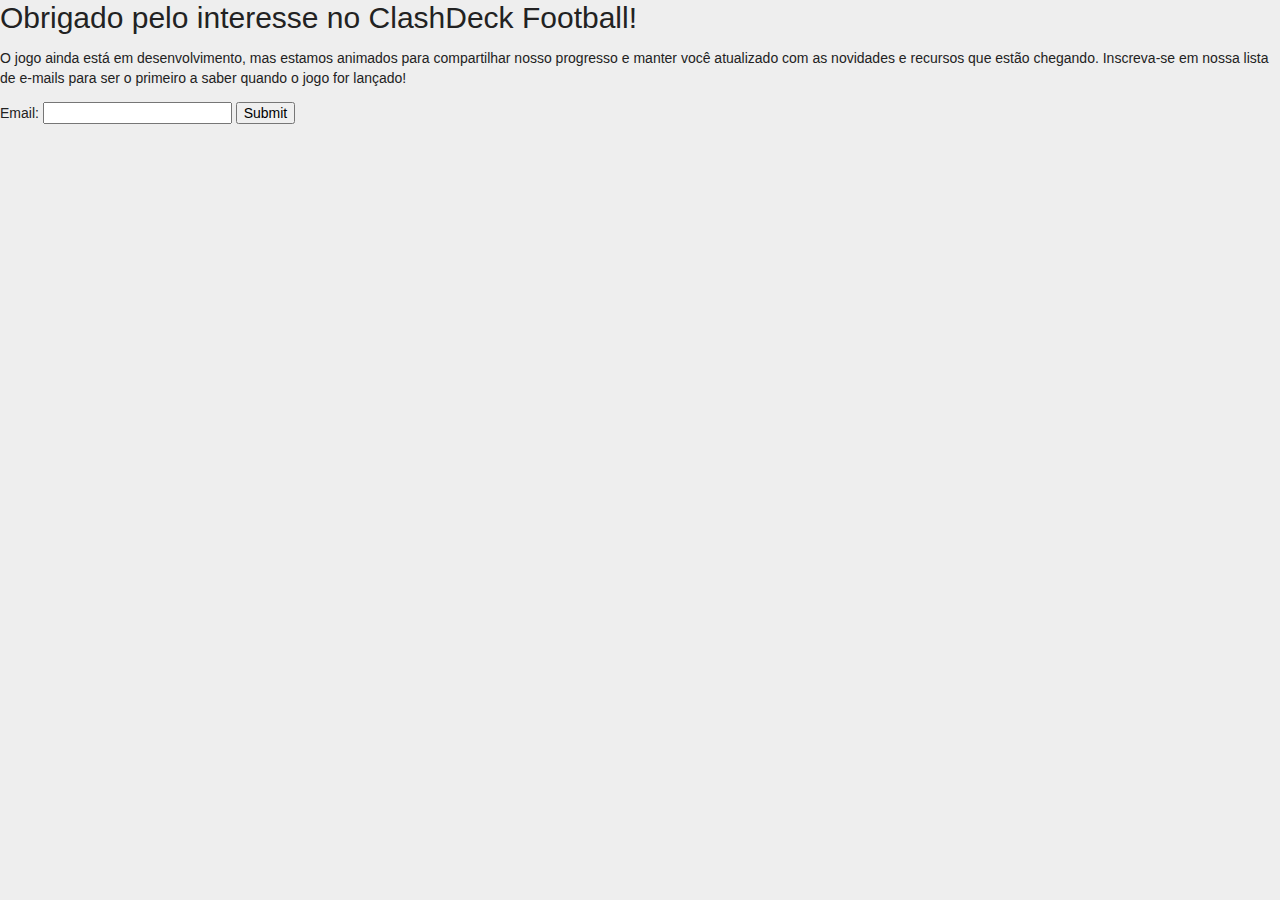
<file: email_collection.html>
<!DOCTYPE html>
<html lang="en">
<head>
    <meta charset="UTF-8">
    <meta name="viewport" content="width=device-width, initial-scale=1.0">
    <title>Email Collection Form</title>

    <link rel="stylesheet" href="css/normalize.css">
    <link rel="stylesheet" href="css/main.css">

    <!-- Facebook Pixel Code -->
    <script>
!function(f,b,e,v,n,t,s)
{if(f.fbq)return;n=f.fbq=function(){n.callMethod?
n.callMethod.apply(n,arguments):n.queue.push(arguments)};
if(!f._fbq)f._fbq=n;n.push=n;n.loaded=!0;n.version='2.0';
n.queue=[];t=b.createElement(e);t.async=!0;
t.src=v;s=b.getElementsByTagName(e)[0];
s.parentNode.insertBefore(t,s)}(window,document,'script',
'https://connect.facebook.net/en_US/fbevents.js');
 fbq('init', '1877735365943220');
fbq('track', 'InstallClick');


    </script>
    <noscript>
        <img height="1" width="1"
             src="https://www.facebook.com/tr?id=1877735365943220&ev=PageView
&noscript=1"/>
    </noscript>
    <!-- End Facebook Pixel Code -->
</head>
<body>
<h1>Obrigado pelo interesse no ClashDeck Football!</h1>
<p>O jogo ainda está em desenvolvimento, mas estamos animados para compartilhar nosso progresso e manter você atualizado
    com as novidades e recursos que estão chegando. Inscreva-se em nossa lista de e-mails para ser o primeiro a saber
    quando o jogo for lançado!</p>

<form action="#" method="post" data-netlify="true">
    <label for="email">Email:</label>
    <input type="email" id="email" name="email" required>
    <button type="submit">Submit</button>
</form>
</body>
</html>
</file>
<file: css/main.css>
/*! HTML5 Boilerplate v8.0.0 | MIT License | https://html5boilerplate.com/ */

/* main.css 2.1.0 | MIT License | https://github.com/h5bp/main.css#readme */
/*
 * What follows is the result of much research on cross-browser styling.
 * Credit left inline and big thanks to Nicolas Gallagher, Jonathan Neal,
 * Kroc Camen, and the H5BP dev community and team.
 */

/* ==========================================================================
   Base styles: opinionated defaults
   ========================================================================== */

:root {
  --gray: #f1f1f1;
  --gray-dark: #6d6d6d;
  --gray-text: #737373;
  --gray-medium: #cdcdcd;
  --gray-light: #e2e2e2;
  --gray-lightest: #eee;

  --blue: #4485f4;

  --green: #689f38;

  --text-color: #222;

  --border-radius-sm: 2px;
  --border-radius: 4px;

  --nav-height: 48px;
}

html {
  color:  var(--text-color);
  background-color: var(--gray-lightest);
  font-size: 14px;
  line-height: 1.4;
  font-family: Roboto, Arial, sans-serif;;
}

/*
 * Remove text-shadow in selection highlight:
 * https://twitter.com/miketaylr/status/12228805301
 *
 * Vendor-prefixed and regular ::selection selectors cannot be combined:
 * https://stackoverflow.com/a/16982510/7133471
 *
 * Customize the background color to match your design.
 */

::-moz-selection {
  background: #b3d4fc;
  text-shadow: none;
}

::selection {
  background: #b3d4fc;
  text-shadow: none;
}

/*
 * A better looking default horizontal rule
 */

hr {
  display: block;
  height: 1px;
  border: 0;
  border-top: 1px solid #ccc;
  margin: 1em 0;
  padding: 0;
}

/*
 * Remove the gap between audio, canvas, iframes,
 * images, videos and the bottom of their containers:
 * https://github.com/h5bp/html5-boilerplate/issues/440
 */

audio,
canvas,
iframe,
img,
svg,
video {
  vertical-align: middle;
}

/*
 * Remove default fieldset styles.
 */

fieldset {
  border: 0;
  margin: 0;
  padding: 0;
}

/*
 * Allow only vertical resizing of textareas.
 */

textarea {
  resize: vertical;
}

/* ==========================================================================
   Author's custom styles
   ========================================================================== */

/* ==========================================================================
   Helper classes
   ========================================================================== */

/*
 * Hide visually and from screen readers
 */

.hidden,
[hidden] {
  display: none !important;
}

/*
 * Hide only visually, but have it available for screen readers:
 * https://snook.ca/archives/html_and_css/hiding-content-for-accessibility
 *
 * 1. For long content, line feeds are not interpreted as spaces and small width
 *    causes content to wrap 1 word per line:
 *    https://medium.com/@jessebeach/beware-smushed-off-screen-accessible-text-5952a4c2cbfe
 */

.sr-only {
  border: 0;
  clip: rect(0, 0, 0, 0);
  height: 1px;
  margin: -1px;
  overflow: hidden;
  padding: 0;
  position: absolute;
  white-space: nowrap;
  width: 1px;
  /* 1 */
}

/*
 * Extends the .sr-only class to allow the element
 * to be focusable when navigated to via the keyboard:
 * https://www.drupal.org/node/897638
 */

.sr-only.focusable:active,
.sr-only.focusable:focus {
  clip: auto;
  height: auto;
  margin: 0;
  overflow: visible;
  position: static;
  white-space: inherit;
  width: auto;
}

/*
 * Hide visually and from screen readers, but maintain layout
 */

.invisible {
  visibility: hidden;
}

/*
 * Clearfix: contain floats
 *
 * For modern browsers
 * 1. The space content is one way to avoid an Opera bug when the
 *    `contenteditable` attribute is included anywhere else in the document.
 *    Otherwise it causes space to appear at the top and bottom of elements
 *    that receive the `clearfix` class.
 * 2. The use of `table` rather than `block` is only necessary if using
 *    `:before` to contain the top-margins of child elements.
 */

.clearfix::before,
.clearfix::after {
  content: " ";
  display: table;
}

.clearfix::after {
  clear: both;
}

/* ==========================================================================
   EXAMPLE Media Queries for Responsive Design.
   These examples override the primary ('mobile first') styles.
   Modify as content requires.
   ========================================================================== */

@media only screen and (min-width: 35em) {
  /* Style adjustments for viewports that meet the condition */
}

@media print,
  (-webkit-min-device-pixel-ratio: 1.25),
  (min-resolution: 1.25dppx),
  (min-resolution: 120dpi) {
  /* Style adjustments for high resolution devices */
}

/* ==========================================================================
   Print styles.
   Inlined to avoid the additional HTTP request:
   https://www.phpied.com/delay-loading-your-print-css/
   ========================================================================== */

@media print {
  *,
  *::before,
  *::after {
    background: #fff !important;
    color: #000 !important;
    /* Black prints faster */
    box-shadow: none !important;
    text-shadow: none !important;
  }

  a,
  a:visited {
    text-decoration: underline;
  }

  a[href]::after {
    content: " (" attr(href) ")";
  }

  abbr[title]::after {
    content: " (" attr(title) ")";
  }

  /*
   * Don't show links that are fragment identifiers,
   * or use the `javascript:` pseudo protocol
   */
  a[href^="#"]::after,
  a[href^="javascript:"]::after {
    content: "";
  }

  pre {
    white-space: pre-wrap !important;
  }

  pre,
  blockquote {
    border: 1px solid #999;
    page-break-inside: avoid;
  }

  /*
   * Printing Tables:
   * https://web.archive.org/web/20180815150934/http://css-discuss.incutio.com/wiki/Printing_Tables
   */
  thead {
    display: table-header-group;
  }

  tr,
  img {
    page-break-inside: avoid;
  }

  p,
  h2,
  h3 {
    orphans: 3;
    widows: 3;
  }

  h2,
  h3 {
    page-break-after: avoid;
  }
}

.btn.default,
button.default {
  height: 36px;
  font-weight: 500;
  font-size: 14px;
  padding: 0 20px;
  border: 0;
  background-color: var(--green);
  border-radius: var(--border-radius);
  color: white;
  display: flex;
  align-items: center;
  justify-content: center;
  transition: all .3s ease-in-out;
}

.btn.default:focus,
button.default:focus {
  outline: 4px solid #c7dcfc;
}

.btn.default:hover,
button.default:hover {
  background-color: #8bc34a;
  box-shadow: inset 0 -2px 0 0 rgba(0,0,0,0.27);
  cursor: pointer;
}

.btn.small,
button.small {
  height: 30px;
  font-weight: 500;
  font-size: 14px;
  padding: 0 5px;
  border: 1px solid rgba(0,0,0,0.17);
  background-color: transparent;
  border-radius: var(--border-radius);
  color: white;
  display: flex;
  align-items: center;
  justify-content: center;
  transition: all .3s ease-in-out;
  box-shadow: 0 1px 0 rgba(0,0,0,0.05);
}

.btn.small:focus,
button.small:focus {
  outline: 4px solid #c7dcfc;
}

.btn.small:hover,
button.small:hover {
  box-shadow: 0 1px 0 rgba(0,0,0,0.25);
  cursor: pointer;
}

.header {
  background-color: var(--gray);
  height: 60px;
  padding: 0 30px;
  display: flex;
  align-items: center;
  justify-content: space-between;
}

.header .actions svg {
  width: 20px;
  height: 20px;
}

.header .left {
  display: flex;
  justify-content: flex-start;
}

.header .mobile-menu {
  display: none;
}

.header .logo {
  margin-right: 30px;
}

.header .logo img {
  width: 183px;
  height: 39px
}

.header .search {
  display: flex;
  justify-content: flex-start;
  align-items: center;
  min-width: 650px;
}

.header .search > * {
  display: block;
}

.header .search input {
  border: var(--gray-medium) 1px solid;
  font-size: 16px;
  width: 100%;
  height: 30px;
  line-height: 1.2;
  box-sizing: border-box;
  padding: 0 10px;
}

.header .search input:focus {
  border-color: var(--blue);
}

.header button {
  height: 30px;
  font-size: 13px;
  padding: 0 12px;
  border: 0;
  background-color: var(--blue);
  border-radius: var(--border-radius-sm);
  color: white;
  display: flex;
  align-items: center;
  justify-content: center;
}

.header input:focus,
.header button:focus,
.header a:focus {
  outline: none;
}

.header .search button {
  width: 60px;
  border-top-left-radius: 0;
  border-bottom-left-radius: 0;
}

.header .search button svg {
  width: 16px;
  height: 16px;
}

.header .actions {
  display: flex;
  align-items: center;
  justify-content: flex-end;
}

.header .actions > * {
  display: flex;
  margin-left: 30px;
  white-space: nowrap;
}

.columns {
  display: flex;
  justify-content: space-between;
}

.columns .left {
  width: 200px;
}

.columns .right {
  flex-grow: 1;
}

.left .nav {
  width: 100%;
  min-height: 200px;
  position: sticky;
  top: 0px;
  box-shadow: 0 1px 6px rgba(0,0,0,0.1);
}

.left .nav .current {
  background-color: var(--green);
  height: var(--nav-height);
  font-weight: 300;
}

.left .nav .current a,
.left .nav .current a:focus {
  display: flex;
  align-items: center;
  height: var(--nav-height);
  color: white;
  text-decoration: none;
}

.left .nav .current a:hover {
  text-decoration: none;
}

.left .nav .current .name,
.left .nav .current .pic {
  display: block;
}

.left .nav .current .name{
  font-size: 18px;
}

.left .nav .current .pic {
  width: 70px;
  height: 24px;
  background-image: url([data-uri]);
  background-repeat: no-repeat;
  background-position-x: 28px;
  background-position-y: 50%;
}

.left .nav .switch {
  display: flex;
  align-items: stretch;
  background-color: #f5f5f5;
}

.left .nav .side {
  width: 24px;
  background-color: white;
  background-image: url([data-uri]);
  background-position: center;
  background-repeat: no-repeat;
}

.left .nav .common {
  flex-grow: 1;
}

.left .nav .common ul,
.left .nav .secondary ul {
  list-style: none;
  margin: 6px 0;
  padding: 0;
  display: flex;
  flex-direction: column;
}

.left .nav .common ul li,
.left .nav .secondary ul li {
  margin: 0;
  padding: 0;
  display: block;
}

.left .nav .common ul li a,
.left .nav .common ul li a:focus,
.left .nav .common ul li a:hover,
.left .nav .secondary ul li a,
.left .nav .secondary ul li a:focus,
.left .nav .secondary ul li a:hover,
.right .nav ul li a,
.right .nav ul li a:focus,
.right .nav ul li a:hover {
  text-decoration: none;
}

.left .nav .common ul li a,
.left .nav .secondary ul li a {
  margin: 0;
  padding: 8px 12px 8px 23px;
  line-height: 20px;
  background-color: transparent;
  color: #555;
  text-decoration: none;
  display: flex;
  align-items: center;
  font-size: 18px;
  font-weight: 300;
}

.left .nav .secondary ul li a {
  padding-top: 6px;
  padding-bottom: 6px;
}

.left .nav .common ul li.active a
.left .nav .secondary ul li.active a {
  color: #8d9d29;
  font-weight: 400;
}

.left .nav .common ul .sm a,
.left .nav .secondary ul .sm a {
  font-size: 14px;
  font-weight: 400;
}

.left .nav .common ul li a:hover,
.left .nav .secondary ul li a:hover {
  background-color: #e8e8e8;
}

.left .nav .common ul .divider span {
  display: block;
  background: #dcdcdc;
  height: 1px;
  margin: 14px;
  width: 148px;
}

.left .nav .secondary {
  padding: 8px 0;
}

.right .nav {
  height: var(--nav-height);
  background-color: white;
  border-bottom: var(--gray-light) 1px solid;
  display: flex;
  align-items: center;
  justify-content: space-between;
  position: sticky;
  top: 0px;
  padding: 0 40px;
}

.right .nav ul {
  list-style: none;
  margin: 0;
  padding: 0;
  display: flex;
}

.right .nav ul li {
  margin: 0;
  padding: 0;
}

.right .nav ul li a {
  margin: 0;
  padding: 0 14px 0 14px;
  height: var(--nav-height);
  line-height: var(--nav-height);
  background-color: transparent;
  color: var(--gray-text);
  text-decoration: none;
  display: flex;
  align-items: center;
}

.right .nav ul li a:hover {
  background-color: var(--gray);
}

.right .nav ul .divider span {
  background: #d6d6d6;
  display: block;
  height: 30px;
  margin: 9px 5px;
  padding: 0;
  width: 1px;
}

.right .nav .parent:after {
  content: "";
  display: block;
  width: 16px;
  height: 16px;
  margin-left: 5px;
  background-image: url([data-uri]);
  background-repeat: no-repeat;
}

.right .actions {
  display: flex;
  justify-content: flex-end;
}

.right .actions .help,
.right .actions .config {
  margin-left: 20px;
  display: flex;
  align-items: center;
  justify-content: center;
}

.right .actions .help {
  padding: 0 8px;
}

.right .actions .config {
  padding: 0 18px;
}

.right .actions .help > span,
.right .actions .config > span {
  display: block;
  width: 21px;
  height: 21px;
  background-size: contain;
  background-position-y: center;
  background-repeat: no-repeat;
}

.right .actions .help > span {
  margin: 0 0 1px 1px;
  background-image: url([data-uri]);
}

.right .actions .config > span {
  margin: 0;
  background-image: url([data-uri]);
}

.right .wrapper {
  margin: 45px 40px 20px 20px;
  display: flex;
  justify-content: center;
}

.right .content {
  background-color: white;
  box-shadow: 0 3px 4px 0 rgba(0, 0, 0, 0.14), 0 3px 3px -2px rgba(0, 0, 0, 0.12), 0 1px 8px 0 rgba(0, 0, 0, 0.2);
  width: 720px;
  flex-grow: 0;
  padding-bottom: 50px;
}

.right .content a {
  color: #33691e;
}

.right .content .main {
  display: flex;
  padding: 25px 25px 0 25px;
}

.right .content .main a,
.right .content .main a:focus {
  text-decoration: none;
}

.right .content .main a:hover {
  text-decoration: underline;
}

.right .content .main .pic img {
  width: 180px;
  height: 180px;
}

.right .content .main .desc {
  padding-left: 25px;
  flex-grow: 1;
}

.right .content .main .desc a {
  font-size: 13px;
}

.right .content .main .desc .links {
  margin-top: 20px;
}

.right .content .main .desc .links a,
.right .content .main .desc .rated a {
  font-weight: 700;
  display: inline-block;
  margin-right: 15px;
}

.right .content .main .desc .rated {
  margin-top: 10px;
}

.right .content .main .desc img {
  margin-right: 5px;
}

.right .content .main .desc .rated a {
  color: #616161;
}

.right .content .main .desc .actions {
  margin-top: 20px;
  display: flex;
  justify-content: space-between;
  align-items: center;
}

.right .content .main .desc .actions .wishlist,
.right .content .main .desc .actions button {
  margin: 10px 0;
}

.right .content .main .desc .actions .wishlist {
  display: flex;
  justify-content: space-between;
  align-items: center;
  margin-right: 10px;
}

.right .content .main .desc .actions .wishlist:before {
  display: flex;
  align-items: center;
}

.right .content .main .desc .actions .wishlist:before {
  content: "";
  display: block;
  background-image: url([data-uri]);
  background-repeat: no-repeat;
  background-position: 0 50%;
  width: 32px;
  height: 32px;
}

.right .content .gallery {
  margin-top: 40px;
  padding: 0 40px 0 40px;
}

.right .content .gallery img {

}

.right .content .info {
  padding: 0 25px;
  font-size: 14px;
  line-height: 24px;
  color: #333;
  font-weight: 300;
}

.right .content .info .inner,
.right .content .new .inner {
  padding: 40px 15px 60px 15px;
  border-bottom: #eaeaea 1px solid;
  position: relative;
}

.right .content .reviews,
.right .content .new,
.right .content .additional {
  padding: 0 25px;
  font-size: 14px;
  line-height: 24px;
  color: #333;
  font-weight: 300;
}

.right .content .reviews .inner,
.right .content .additional .inner {
  padding: 30px 15px 40px 15px;
  border-bottom: #eaeaea 1px solid;
  position: relative;
}

.right .content .reviews .inner .head,
.right .content .new .inner .head,
.right .content .additional .inner .head {
  display: flex;
  justify-content: space-between;
  align-items: center;
  margin-bottom: 10px;
}

.right .content .reviews .inner .head a,
.right .content .reviews .inner .head a:focus {
  display: flex;
  align-items: center;
  color: #333;
  text-decoration: none;
  font-size: 12px;
}

.right .content .reviews .inner .head a:hover {
  text-decoration: underline;
}

.right .content .reviews .inner .head a:before {
  content: "";
  background-position: center;
  background-repeat: no-repeat;
  background-size: contain;
  display: inline-block;
  vertical-align: middle;
  margin-right: 4px;
  background-image: url([data-uri]);
  height: 16px;
  width: 16px;
}

.right .content .reviews .inner .item {
  display: flex;
  justify-content: space-between;
  align-items: flex-start;
}

.right .content .reviews .inner .item .pic {
  border-radius: 50%;
  overflow: hidden;
  margin-top: 5px;
  width: 48px;
  flex-shrink: 0;
}

.right .content .reviews .inner .item .pic img {
  width: 48px;
  height: 48px;
}

.right .content .reviews .inner .item .data {
  flex-grow: 1;
  padding: 0 15px;
  line-height: 24px;
}

.right .content .reviews .inner .item .data .name {
  font-size: 14px;
  font-weight: 500;
}

.right .content .reviews .inner .item .data .rating {
  display: flex;
  align-items: center;
}

.right .content .reviews .inner .item .data .rating .stars {
  margin-right: 5px;
  display: flex;
}

.right .content .reviews .inner .item .data .rating .stars > span {
  height: 10px;
  width: 10px;
  margin: 0 2px;
  display: block;
  opacity: .4;
  background: url([data-uri]) no-repeat left;
}

.right .content .reviews .inner .item .data .rating .stars > span.active {
  opacity: 1;
}

.right .content .reviews .inner .item .data .rating .date {
  color: #aaa;
  display: inline-block;
  font-size: 12px;
  font-weight: normal;
  vertical-align: middle;
  white-space: nowrap;
}

.right .content .reviews .inner .item .actions {
  display: flex;
  align-items: center;
  padding-right: 10px;
}

.right .content .reviews .inner .item .actions .helpful,
.right .content .reviews .inner .item .actions .options {
  width: 24px;
  height: 24px;
  margin-left: 20px;
}

.right .content .reviews .inner .item .actions .helpful svg {
  width: 24px;
  height: 24px;
}

.right .content .reviews .inner .item .actions .options svg {
  width: 24px;
  height: 18px;
}

.right .content .reviews .inner .item .actions .helpful svg path,
.right .content .reviews .inner .item .actions .options svg path {
  fill: #757575;
}

.right .content .reviews {
  padding: 0 25px;
  font-size: 14px;
  line-height: 24px;
  color: #333;
  font-weight: 300;
}

.right .content .additional .inner .items {
  display: flex;
  flex-wrap: wrap;
  padding-top: 5px;
}

.right .content .additional .inner .items .item {
  flex-basis: 170px;
  margin-bottom: 25px;
}

.right .content .additional .inner .items .item .title {
  font-weight: 500;
  margin-bottom: 2px;
}

h1 {
  font-size: 30px;
  font-weight: 300;
  line-height: 35px;
  margin: 0;
}

h2 {
  text-transform: uppercase;
  font-size: 14px;
  line-height: 24px;
  color: #333;
  font-weight: 400;
  margin: 0;
}

.read-more[data-readmore] {
  display: block;
  width: 100%;
  padding-bottom: 15px;
}

.read-more + .control {
  display: block;
  width: 100%;
  text-align: center;
  padding-top: 40px;
  margin-top: -40px;
  background: linear-gradient(to bottom, rgba(255,255,255,0) 0%, rgba(255,255,255,1) 50%);
  position: absolute;
  left: 0;
  right: 0;
  transition: all 1s ease-in-out;
}

.read-more + .control.opened {
  background: linear-gradient(to bottom, rgba(255,255,255,0) 0%, rgba(255,255,255,0) 50%);
}

.read-more + .control a {
  color: var(--green);
  text-transform: uppercase;
  text-decoration: none;
  padding: 0 10px;
  line-height: 36px;
  height: 36px;
  font-size: 14px;
  font-weight: 500;
  display: inline-block;
  border-radius: var(--border-radius);
}

.read-more + .control a:focus {
  background-color: #b3bfaf;
}

.read-more[data-readmore] {
  transition: height 500ms;
  overflow: hidden;
}

.right .footer {
  padding: 30px 30px 30px 40px;
  font-size: 13px;
  font-weight: 400;
  color: #555;
  line-height: 1.4;
}

.right .footer a,
.right .footer a:focus {
  text-decoration: none;
  color: var(--blue);
}

.right .footer a:hover {
  text-decoration: underline;;
}

.right .footer .copy .name {
  margin-right: 10px;
}
.right .footer .copy a {
  margin-left: 4px;
}

@media screen and (max-width: 768px) {
  .header {
    background-color: white;
    border-bottom: var(--gray-medium) 1px solid;
    position: sticky;
    top: 0;
    z-index: 100;
  }
  .header .logo {
    margin-right: 0;
  }
  .header .left {
    display: flex;
    justify-content: space-between;
    flex-grow: 1;
  }
  .header .mobile-menu {
    display: flex;
    align-items: center;
  }
  .header .mobile-menu svg {
    width: 20px;
    height: 20px;
  }
  .header .search {
    min-width: initial;
    --first-color: black;
  }
  .header button {
    height: 30px;
    padding: 0;
    border: 0;
    background-color: transparent;
  }
  .header .search button {
    width: 30px;
  }
  .header .search button svg {
    width: 20px;
    height: 20px;
  }
  .header .search input {
    display: none;
  }
  .header .actions {
    display: none;
  }
  .columns .left {
    display: none;
  }
  .right .nav {
    display: none;
  }
  .right .wrapper {
    margin: 0 0 20px 0;
    background-color: white;
  }
  .right .content {
    width: calc(100vw - 20px);
    box-shadow: none;
  }
  .right .content .main .desc .actions {
    flex-wrap: wrap;
  }
  h1 {
    font-size: 22px;
    line-height: 38px;
  }
  .right .content .main .pic img {
    width: 120px;
    height: 120px;
  }
  .right .content .gallery img {
    height: 200px;
  }
  .right .content .main,
  .right .content .info,
  .right .content .reviews {
    padding-left: 10px;
    padding-right: 10px;
  }
  .right .content .gallery {
    padding-left: 25px;
    padding-right: 25px;
  }
  .right .content .reviews .inner .item .data .rating {
    align-items: flex-start;
    flex-direction: column;
  }
  .right .content .reviews .inner .item .actions {
    padding-right: 0;
  }
  .right .content .reviews .inner .item .actions .helpful,
  .right .content .reviews .inner .item .actions .options {
    width: 18px;
    height: 18px;
    margin-left: 10px;
  }
  .right .content .reviews .inner .item .actions .helpful svg {
    width: 18px;
    height: 18px;
  }
  .right .content .reviews .inner .item .actions .options svg {
    width: 18px;
    height: 14px;
  }
}
@media screen and (max-width: 360px) {
  .header .logo img {
    width: 140px;
    height: auto;
  }
}

/*
 * Tiny Slider
 * http://ganlanyuan.github.io/tiny-slider/
 */
.tns-outer {
  padding: 0 !important;
  position: relative;
}

.tns-outer [hidden] {
  display: none !important;
}

.tns-outer [aria-controls],.tns-outer [data-action] {
  cursor: pointer;
}

.tns-slider {
  -webkit-transition: all 0s;
  -moz-transition: all 0s;
  transition: all 0s;
}

.tns-slider>.tns-item {
  -webkit-box-sizing: border-box;
  -moz-box-sizing: border-box;
  box-sizing: border-box;
}

.tns-horizontal.tns-subpixel {
  white-space: nowrap;
}

.tns-horizontal.tns-subpixel>.tns-item {
  display: inline-block;
  vertical-align: top;
  white-space: normal;
}

.tns-horizontal.tns-no-subpixel:after {
  content: '';
  display: table;
  clear: both;
}

.tns-horizontal.tns-no-subpixel>.tns-item {
  float: left;
}

.tns-horizontal.tns-carousel.tns-no-subpixel>.tns-item {
  margin-right: -100%;
}

.tns-no-calc {
  position: relative;
  left: 0;
}

.tns-gallery {
  position: relative;
  left: 0;
  min-height: 1px;
}

.tns-gallery>.tns-item {
  position: absolute;
  left: -100%;
  -webkit-transition: transform 0s, opacity 0s;
  -moz-transition: transform 0s, opacity 0s;
  transition: transform 0s, opacity 0s;
}

.tns-gallery>.tns-slide-active {
  position: relative;
  left: auto !important;
}

.tns-gallery>.tns-moving {
  -webkit-transition: all 0.25s;
  -moz-transition: all 0.25s;
  transition: all 0.25s;
}

.tns-autowidth {
  display: block;
}

.tns-lazy-img {
  -webkit-transition: opacity 0.6s;
  -moz-transition: opacity 0.6s;
  transition: opacity 0.6s;
  opacity: 0.6;
}

.tns-lazy-img.tns-complete {
  opacity: 1;
}

.tns-ah {
  -webkit-transition: height 0s;
  -moz-transition: height 0s;
  transition: height 0s;
}

.tns-ovh {
  overflow: hidden;
}

.tns-visually-hidden {
  position: absolute;
  left: -10000em;
}

.tns-transparent {
  opacity: 0;
  visibility: hidden;
}

.tns-fadeIn {
  opacity: 1;
  filter: alpha(opacity=100);
  z-index: 0;
}

.tns-normal,.tns-fadeOut {
  opacity: 0;
  filter: alpha(opacity=0);
  z-index: -1;
}

.tns-vpfix {
  white-space: nowrap;
}

.tns-vpfix>div,.tns-vpfix>li {
  display: inline-block;
}

.tns-t-subp2 {
  margin: 0 auto;
  width: 310px;
  position: relative;
  height: 10px;
  overflow: hidden;
}

.tns-t-ct {
  width: 2333.3333333%;
  width: -webkit-calc(100% * 70 / 3);
  width: -moz-calc(100% * 70 / 3);
  width: calc(100% * 70 / 3);
  position: absolute;
  right: 0;
}

.tns-t-ct:after {
  content: '';
  display: table;
  clear: both;
}

.tns-t-ct>div {
  width: 1.4285714%;
  width: -webkit-calc(100% / 70);
  width: -moz-calc(100% / 70);
  width: calc(100% / 70);
  height: 10px;
  float: left;
}

.tns-controls button {
  position: absolute;
  top: 0;
  bottom: 0;
  color: #9c9c9c;
  border: 0;
  margin: 0;
  padding: 0;
  width: 25px;
  background: 50% 50% transparent no-repeat;
  background-size: 40px;
  opacity: .5;
}

.tns-controls button:hover {
  opacity: 1;
}

.tns-controls button:focus {
  outline: none;
}

.tns-controls button:first-child {
  left: -32px;
  background-image: url([data-uri]);
}

.tns-controls button:last-child {
  right: -32px;
  background-image: url([data-uri]);
}

/*!
 * Simple LightBox
 * http://dbrekalo.github.io/simpleLightbox/
 */
.slbOverlay, .slbWrapOuter, .slbWrap {
  position: fixed;
  top: 0;
  right: 0;
  bottom: 0;
  left: 0;
}

.slbOverlay {
  overflow: hidden;
  z-index: 2000;
  background-color: #000;
  opacity: 0.7;
  -webkit-animation: slbOverlay 0.5s;
  -moz-animation: slbOverlay 0.5s;
  animation: slbOverlay 0.5s;
}

.slbWrapOuter {
  overflow-x: hidden;
  overflow-y: auto;
  z-index: 2010;
}

.slbWrap {
  position: absolute;
  text-align: center;
}

.slbWrap:before {
  content: "";
  display: inline-block;
  height: 100%;
  vertical-align: middle;
}

.slbContentOuter {
  position: relative;
  display: inline-block;
  vertical-align: middle;
  margin: 0px auto;
  padding: 0 1em;
  box-sizing: border-box;
  z-index: 2020;
  text-align: left;
  max-width: 100%;
}

.slbContentEl .slbContentOuter {
  padding: 5em 1em;
}

.slbContent {
  position: relative;
}

.slbContentEl .slbContent {
  -webkit-animation: slbEnter 0.3s;
  -moz-animation: slbEnter 0.3s;
  animation: slbEnter 0.3s;
  background-color: #fff;
  box-shadow: 0 0.2em 1em rgba(0, 0, 0, 0.4);
}

.slbImageWrap {
  -webkit-animation: slbEnter 0.3s;
  -moz-animation: slbEnter 0.3s;
  animation: slbEnter 0.3s;
  position: relative;
}

.slbImageWrap:after {
  content: "";
  position: absolute;
  left: 0;
  right: 0;
  top: 5em;
  bottom: 5em;
  display: block;
  z-index: -1;
  box-shadow: 0 0.2em 1em rgba(0, 0, 0, 0.6);
  background-color: #FFF;
}

.slbDirectionNext .slbImageWrap {
  -webkit-animation: slbEnterNext 0.4s;
  -moz-animation: slbEnterNext 0.4s;
  animation: slbEnterNext 0.4s;
}

.slbDirectionPrev .slbImageWrap {
  -webkit-animation: slbEnterPrev 0.4s;
  -moz-animation: slbEnterPrev 0.4s;
  animation: slbEnterPrev 0.4s;
}

.slbImage {
  width: auto;
  max-width: 100%;
  height: auto;
  display: block;
  line-height: 0;
  box-sizing: border-box;
  padding: 5em 0;
  margin: 0 auto;
}

.slbCaption {
  display: inline-block;
  max-width: 100%;
  overflow: hidden;
  text-overflow: ellipsis;
  white-space: nowrap;
  word-wrap: normal;
  font-size: 1.4em;
  position: absolute;
  left: 0;
  right: 0;
  bottom: 0;
  padding: 0.71429em 0;
  color: #fff;
  color: rgba(255, 255, 255, 0.7);
  text-align: center;
}

.slbCloseBtn, .slbArrow {
  margin: 0;
  padding: 0;
  border: 0;
  cursor: pointer;
  background: none;
}

.slbCloseBtn::-moz-focus-inner, .slbArrow::-moz-focus-inner {
  padding: 0;
  border: 0;
}

.slbCloseBtn:hover, .slbArrow:hover {
  opacity: 0.5;
}

.slbCloseBtn:active, .slbArrow:active {
  opacity: 0.8;
}

.slbCloseBtn {
  -webkit-animation: slbEnter 0.3s;
  -moz-animation: slbEnter 0.3s;
  animation: slbEnter 0.3s;
  font-size: 3em;
  width: 1.66667em;
  height: 1.66667em;
  line-height: 1.66667em;
  position: absolute;
  right: -0.33333em;
  top: 0;
  color: #fff;
  color: rgba(255, 255, 255, 0.7);
  text-align: center;
  display: none;
}

.slbLoading .slbCloseBtn {
  display: none;
}

.slbLoadingText {
  font-size: 1.4em;
  color: #fff;
  color: rgba(255, 255, 255, 0.9);
}

.slbArrows {
  position: fixed;
  top: 50%;
  left: 0;
  right: 0;
}

.slbLoading .slbArrows {
  display: none;
}

.slbArrow {
  position: absolute;
  top: 50%;
  margin-top: -28px;
  border-radius: 50%;
  width: 56px;
  height: 56px;
  opacity: 0.2;
  text-indent: -999em;
  overflow: hidden;
  background: #000 50% 50% no-repeat;
}

.slbArrow:hover {
  opacity: 1;
}

.slbArrow.next {
  right: 15px;
  background-image: url([data-uri]);
}

.slbArrow.prev {
  left: 15px;
  background-image: url([data-uri]);
}

.slbArrow.prev:before {
  border-right-color: #fff;
}

.slbArrow.next:focus,
.slbArrow.prev:focus {
  outline: none;
}

.slbIframeCont {
  width: 80em;
  height: 0;
  overflow: hidden;
  padding-top: 56.25%;
  margin: 5em 0;
}

.slbIframe {
  position: absolute;
  top: 0;
  left: 0;
  width: 100%;
  height: 100%;
  box-shadow: 0 0.2em 1em rgba(0, 0, 0, 0.6);
  background: #000;
}

@-webkit-keyframes slbOverlay {
  from {
    opacity: 0;
  }
  to {
    opacity: 0.7;
  }
}

@-moz-keyframes slbOverlay {
  from {
    opacity: 0;
  }
  to {
    opacity: 0.7;
  }
}

@keyframes slbOverlay {
  from {
    opacity: 0;
  }
  to {
    opacity: 0.7;
  }
}

@-webkit-keyframes slbEnter {
  from {
    opacity: 0;
    -webkit-transform: translate3d(0, -1em, 0);
  }
  to {
    opacity: 1;
    -webkit-transform: translate3d(0, 0, 0);
  }
}

@-moz-keyframes slbEnter {
  from {
    opacity: 0;
    -moz-transform: translate3d(0, -1em, 0);
  }
  to {
    opacity: 1;
    -moz-transform: translate3d(0, 0, 0);
  }
}

@keyframes slbEnter {
  from {
    opacity: 0;
    -webkit-transform: translate3d(0, -1em, 0);
    -moz-transform: translate3d(0, -1em, 0);
    -ms-transform: translate3d(0, -1em, 0);
    -o-transform: translate3d(0, -1em, 0);
    transform: translate3d(0, -1em, 0);
  }
  to {
    opacity: 1;
    -webkit-transform: translate3d(0, 0, 0);
    -moz-transform: translate3d(0, 0, 0);
    -ms-transform: translate3d(0, 0, 0);
    -o-transform: translate3d(0, 0, 0);
    transform: translate3d(0, 0, 0);
  }
}

@-webkit-keyframes slbEnterNext {
  from {
    opacity: 0;
    -webkit-transform: translate3d(4em, 0, 0);
  }
  to {
    opacity: 1;
    -webkit-transform: translate3d(0, 0, 0);
  }
}

@-moz-keyframes slbEnterNext {
  from {
    opacity: 0;
    -moz-transform: translate3d(4em, 0, 0);
  }
  to {
    opacity: 1;
    -moz-transform: translate3d(0, 0, 0);
  }
}

@keyframes slbEnterNext {
  from {
    opacity: 0;
    -webkit-transform: translate3d(4em, 0, 0);
    -moz-transform: translate3d(4em, 0, 0);
    -ms-transform: translate3d(4em, 0, 0);
    -o-transform: translate3d(4em, 0, 0);
    transform: translate3d(4em, 0, 0);
  }
  to {
    opacity: 1;
    -webkit-transform: translate3d(0, 0, 0);
    -moz-transform: translate3d(0, 0, 0);
    -ms-transform: translate3d(0, 0, 0);
    -o-transform: translate3d(0, 0, 0);
    transform: translate3d(0, 0, 0);
  }
}

@-webkit-keyframes slbEnterPrev {
  from {
    opacity: 0;
    -webkit-transform: translate3d(-4em, 0, 0);
  }
  to {
    opacity: 1;
    -webkit-transform: translate3d(0, 0, 0);
  }
}

@-moz-keyframes slbEnterPrev {
  from {
    opacity: 0;
    -moz-transform: translate3d(-4em, 0, 0);
  }
  to {
    opacity: 1;
    -moz-transform: translate3d(0, 0, 0);
  }
}

@keyframes slbEnterPrev {
  from {
    opacity: 0;
    -webkit-transform: translate3d(-4em, 0, 0);
    -moz-transform: translate3d(-4em, 0, 0);
    -ms-transform: translate3d(-4em, 0, 0);
    -o-transform: translate3d(-4em, 0, 0);
    transform: translate3d(-4em, 0, 0);
  }
  to {
    opacity: 1;
    -webkit-transform: translate3d(0, 0, 0);
    -moz-transform: translate3d(0, 0, 0);
    -ms-transform: translate3d(0, 0, 0);
    -o-transform: translate3d(0, 0, 0);
    transform: translate3d(0, 0, 0);
  }
}
</file>
